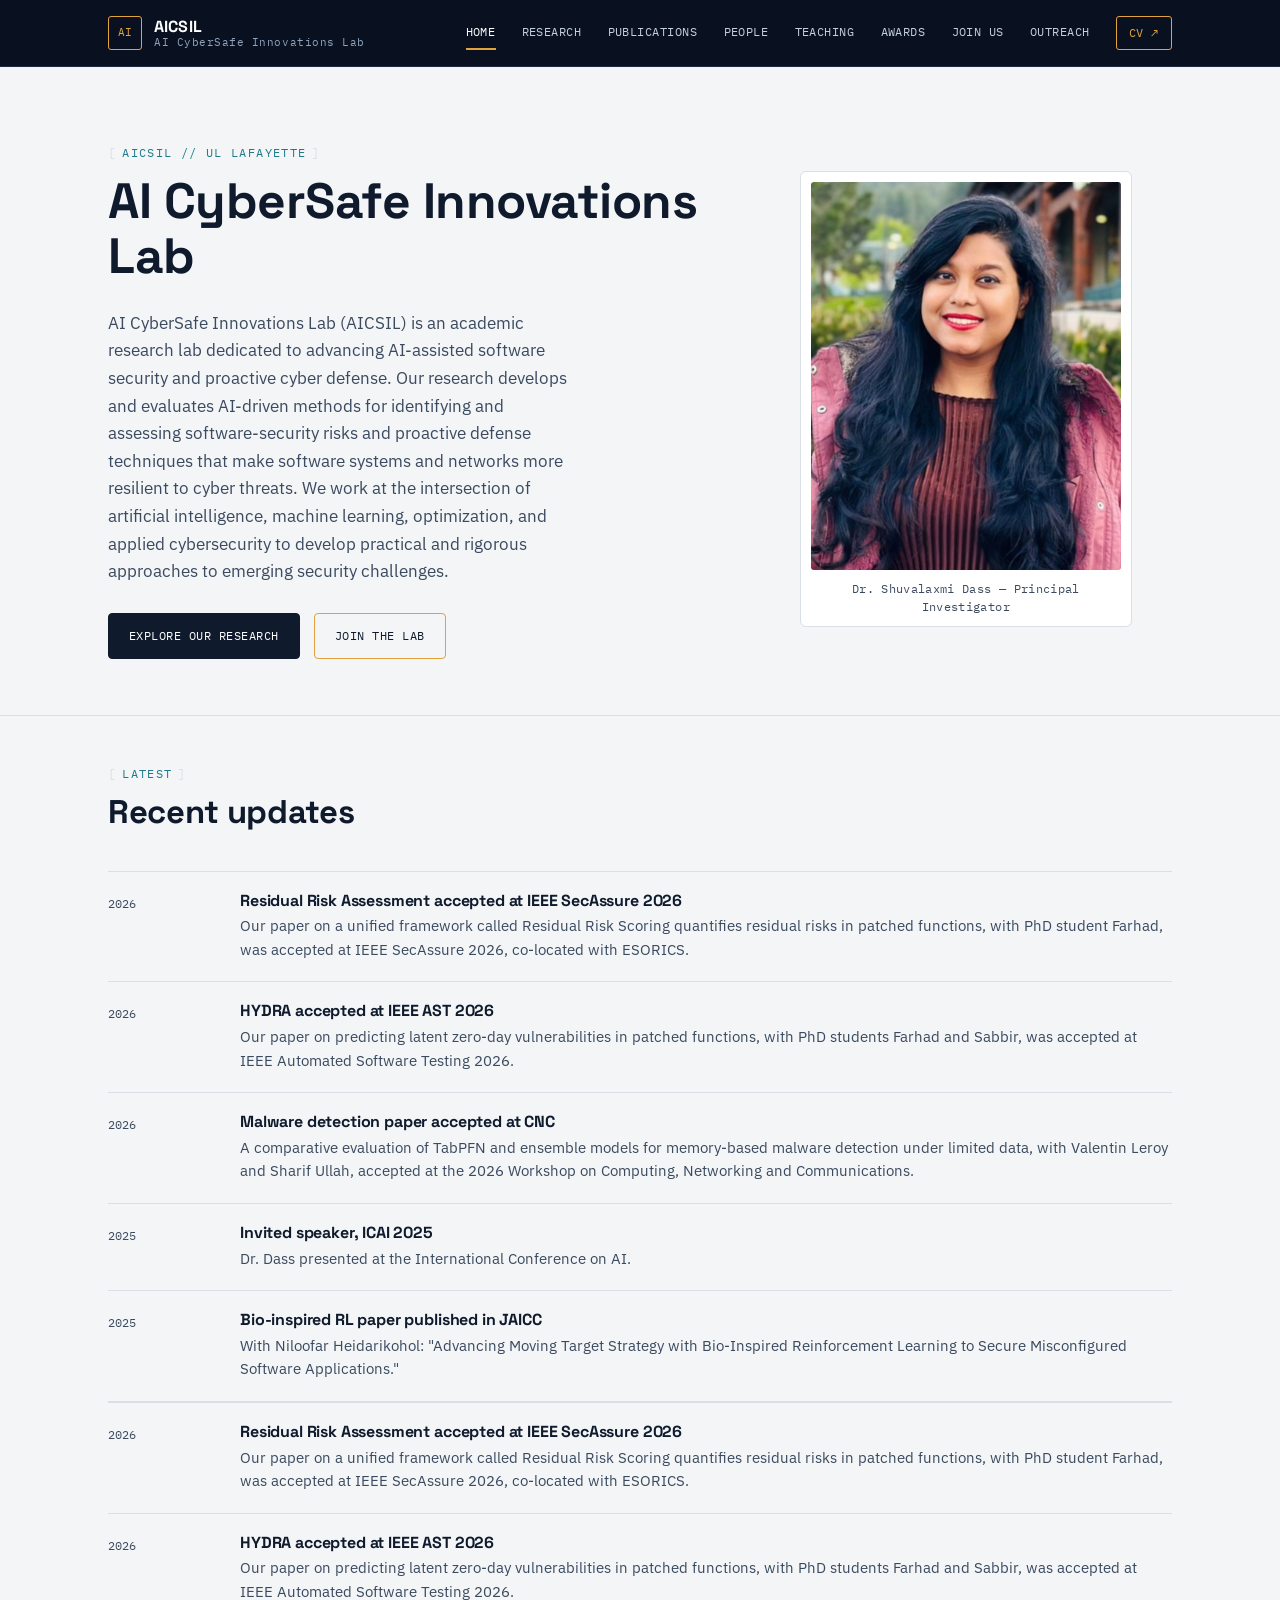
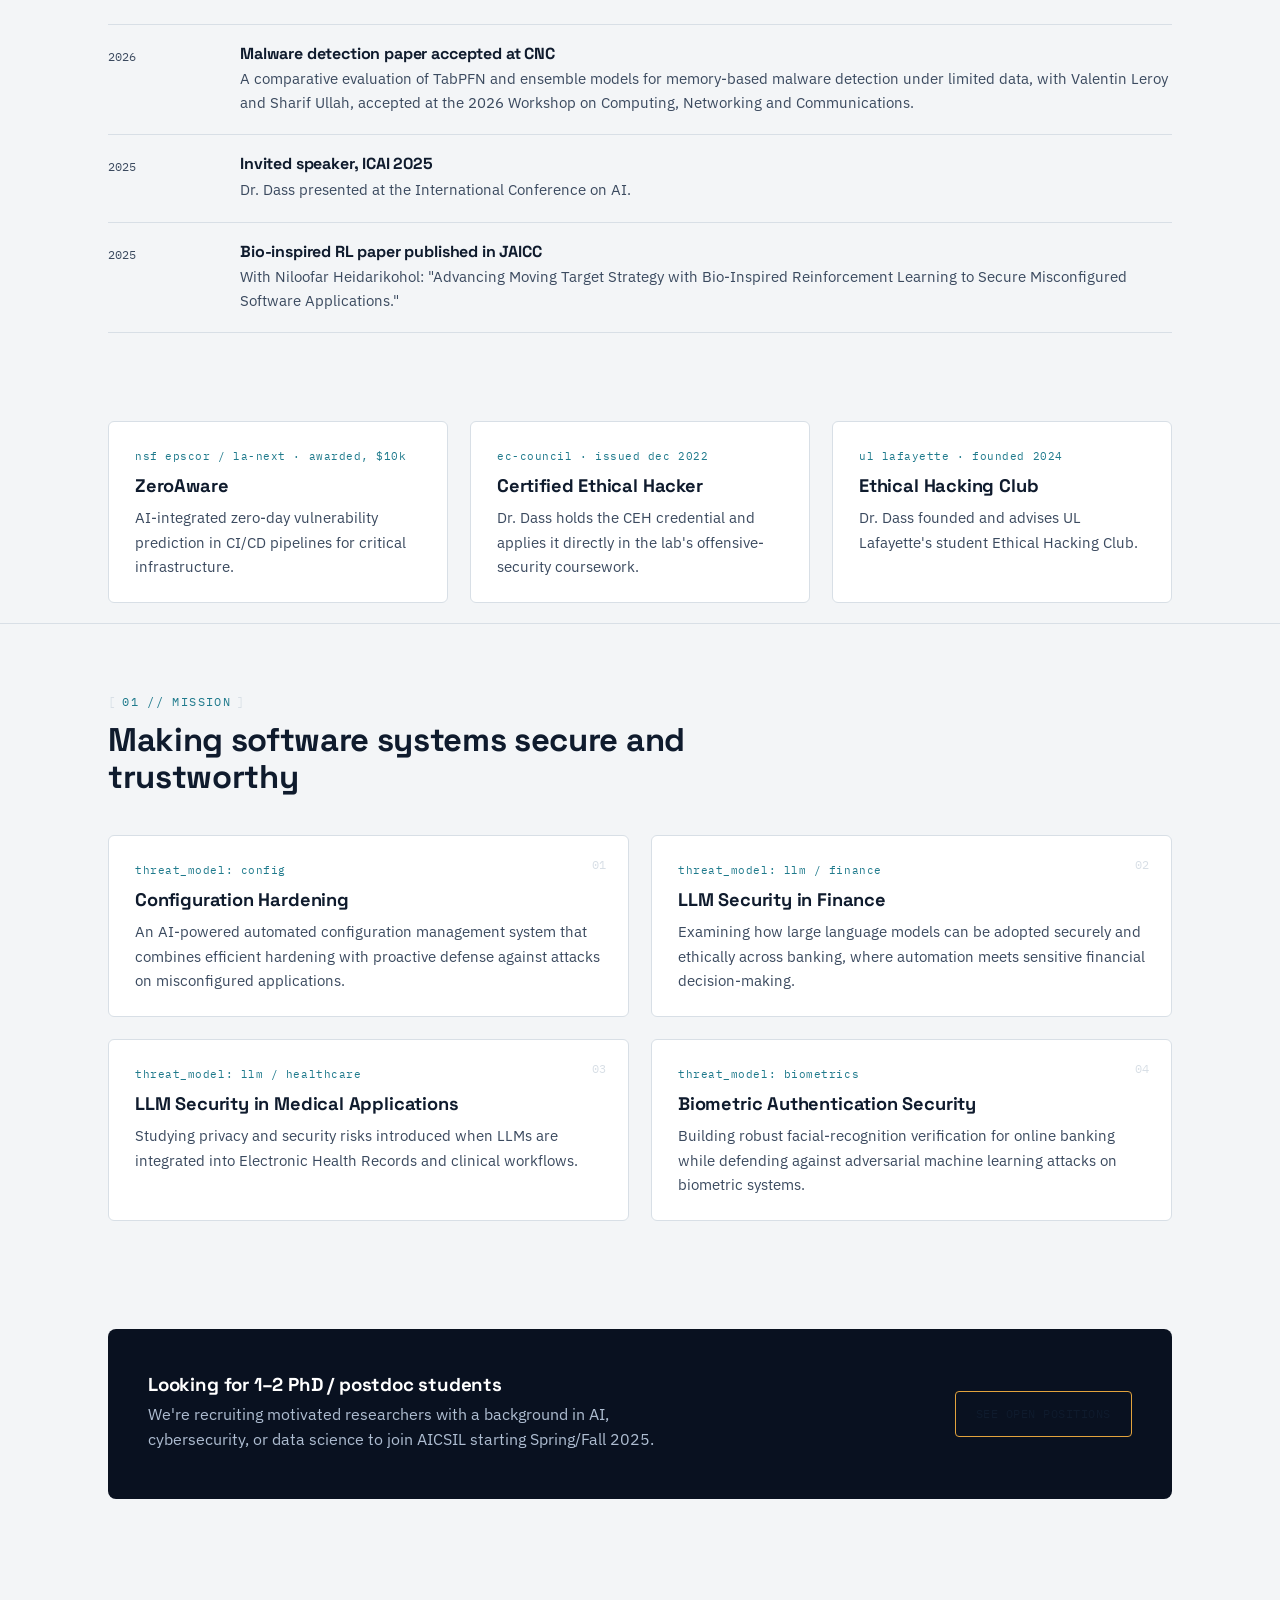
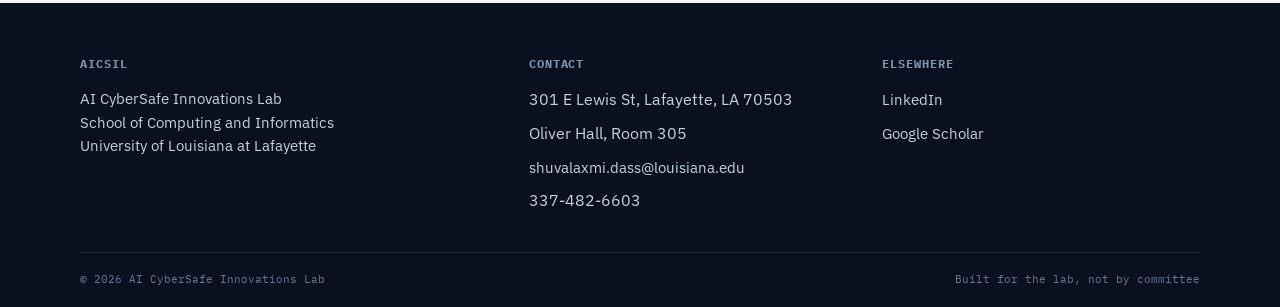
<file: index.html>
<!DOCTYPE html>
<html lang="en">
<head>
<meta charset="UTF-8">
<meta name="viewport" content="width=device-width, initial-scale=1.0">
<title>AICSIL — AI CyberSafe Innovations Lab</title>
<meta name="description" content="AI CyberSafe Innovations Lab (AICSIL) at the University of Louisiana at Lafayette, led by Dr. Shuvalaxmi Dass — AI-driven defenses for cybersecurity.">
<link rel="preconnect" href="https://fonts.googleapis.com">
<link href="https://fonts.googleapis.com/css2?family=Space+Grotesk:wght@500;600;700&family=IBM+Plex+Sans:wght@400;500;600&family=IBM+Plex+Mono:wght@400;500&display=swap" rel="stylesheet">
<link rel="stylesheet" href="assets/style.css">
</head>
<body>

<header class="site-header">
  <nav class="nav">
    <a class="brand" href="index.html">
      <span class="brand-mark">AI</span>
      <span class="brand-text"><strong>AICSIL</strong><span>AI CyberSafe Innovations Lab</span></span>
    </a>
    <button class="nav-toggle" aria-label="Toggle navigation" aria-expanded="false">☰</button>
    <div class="nav-links">
      <a href="index.html" class="active">Home</a>
      <a href="research.html">Research</a>
      <a href="publications.html">Publications</a>
      <a href="people.html">People</a>
      <a href="teaching.html">Teaching</a>
      <a href="awards.html">Awards</a>
      <a href="join.html">Join Us</a>
      <a href="outreach.html">Outreach</a>
      <a href="assets/Shuva_Dass_CV.pdf" class="cv-link" target="_blank" rel="noopener">CV ↗</a>
    </div>
  </nav>
</header>

<main>
  <section class="hero">
    <div class="wrap">
      <div>
        <span class="eyebrow">AICSIL // UL Lafayette</span>
        <h1>AI CyberSafe Innovations Lab</h1>
        <p class="lede">AI CyberSafe Innovations Lab (AICSIL) is an academic research lab dedicated to advancing AI-assisted software security and proactive cyber defense. Our research develops and evaluates AI-driven methods for identifying and assessing software-security risks and proactive defense techniques that make software systems and networks more resilient to cyber threats. We work at the intersection of artificial intelligence, machine learning, optimization, and applied cybersecurity to develop practical and rigorous approaches to emerging security challenges.</p>
        <div class="hero-actions">
          <a class="btn primary" href="research.html">Explore our research</a>
          <a class="btn amber" href="join.html">Join the lab</a>
        </div>
      </div>
      <figure class="hero-photo">
        <div class="frame"><img src="assets/ShuvaPic.jpeg" alt="Dr. Shuvalaxmi Dass" style="width:100%;height:100%;object-fit:cover;"></div>
        <figcaption>Dr. Shuvalaxmi Dass — Principal Investigator</figcaption>
      </figure>
    </div>
  </section>

     <section class="tight">
    <div class="wrap">
      <div class="section-head">
        <span class="eyebrow">Latest</span>
        <h2>Recent updates</h2>
      </div>
      <div class="ticker-frame">
        <div class="ticker-track" id="news-ticker">
          <div class="news-list">
            <div class="news-item">
              <time>2026</time>
              <div>
                <h4>Residual Risk Assessment accepted at IEEE SecAssure 2026</h4>
                <p>Our paper on a unified framework called Residual Risk Scoring quantifies residual risks in patched functions, with PhD student Farhad, was accepted at IEEE SecAssure 2026, co-located with ESORICS.</p>
              </div>
            </div>
            <div class="news-item">
              <time>2026</time>
              <div>
                <h4>HYDRA accepted at IEEE AST 2026</h4>
                <p>Our paper on predicting latent zero-day vulnerabilities in patched functions, with PhD students Farhad and Sabbir, was accepted at IEEE Automated Software Testing 2026.</p>
              </div>
            </div>
            <div class="news-item">
              <time>2026</time>
              <div>
                <h4>Malware detection paper accepted at CNC</h4>
                <p>A comparative evaluation of TabPFN and ensemble models for memory-based malware detection under limited data, with Valentin Leroy and Sharif Ullah, accepted at the 2026 Workshop on Computing, Networking and Communications.</p>
              </div>
            </div>
            <div class="news-item">
              <time>2025</time>
              <div>
                <h4>Invited speaker, ICAI 2025</h4>
                <p>Dr. Dass presented at the International Conference on AI.</p>
              </div>
            </div>
            <div class="news-item">
              <time>2025</time>
              <div>
                <h4>Bio-inspired RL paper published in JAICC</h4>
                <p>With Niloofar Heidarikohol: "Advancing Moving Target Strategy with Bio-Inspired Reinforcement Learning to Secure Misconfigured Software Applications."</p>
              </div>
            </div>
          </div>
        </div>
      </div>
    </div>
  </section>

  <section class="tight" style="padding-bottom:20px;border-bottom:1px solid var(--line);">
    <div class="wrap">
      <div class="grid-3">
        <div class="card">
          <span class="tag">nsf epscor / la-next · awarded, $10k</span>
          <h3>ZeroAware</h3>
          <p>AI-integrated zero-day vulnerability prediction in CI/CD pipelines for critical infrastructure.</p>
        </div>
        <div class="card">
          <span class="tag">ec-council · issued dec 2022</span>
          <h3>Certified Ethical Hacker</h3>
          <p>Dr. Dass holds the CEH credential and applies it directly in the lab's offensive-security coursework.</p>
        </div>
        <div class="card">
          <span class="tag">ul lafayette · founded 2024</span>
          <h3>Ethical Hacking Club</h3>
          <p>Dr. Dass founded and advises UL Lafayette's student Ethical Hacking Club.</p>
        </div>
      </div>
    </div>
  </section>

  <section>
    <div class="wrap">
      <div class="section-head">
        <span class="eyebrow">01 // Mission</span>
        <h2>Making software systems secure and trustworthy</h2>
        </div>

      <div class="grid-2">
        <div class="card">
          <span class="card-num">01</span>
          <span class="tag">threat_model: config</span>
          <h3>Configuration Hardening</h3>
          <p>An AI-powered automated configuration management system that combines efficient hardening with proactive defense against attacks on misconfigured applications.</p>
        </div>
        <div class="card">
          <span class="card-num">02</span>
          <span class="tag">threat_model: llm / finance</span>
          <h3>LLM Security in Finance</h3>
          <p>Examining how large language models can be adopted securely and ethically across banking, where automation meets sensitive financial decision-making.</p>
        </div>
        <div class="card">
          <span class="card-num">03</span>
          <span class="tag">threat_model: llm / healthcare</span>
          <h3>LLM Security in Medical Applications</h3>
          <p>Studying privacy and security risks introduced when LLMs are integrated into Electronic Health Records and clinical workflows.</p>
        </div>
        <div class="card">
          <span class="card-num">04</span>
          <span class="tag">threat_model: biometrics</span>
          <h3>Biometric Authentication Security</h3>
          <p>Building robust facial-recognition verification for online banking while defending against adversarial machine learning attacks on biometric systems.</p>
        </div>
      </div>
    </div>
  </section>

  <section class="tight">
    <div class="wrap">
      <div class="callout">
        <div>
          <h3>Looking for 1–2 PhD / postdoc students</h3>
          <p>We're recruiting motivated researchers with a background in AI, cybersecurity, or data science to join AICSIL starting Spring/Fall 2025.</p>
        </div>
        <a class="btn amber" href="join.html">See open positions</a>
      </div>
    </div>
  </section>
</main>

<footer class="site-footer">
  <div class="wrap footer-grid">
    <div>
      <h5>AICSIL</h5>
      <p>AI CyberSafe Innovations Lab<br>School of Computing and Informatics<br>University of Louisiana at Lafayette</p>
    </div>
    <div>
      <h5>Contact</h5>
      <ul>
        <li>301 E Lewis St, Lafayette, LA 70503</li>
        <li>Oliver Hall, Room 305</li>
        <li><a href="mailto:shuvalaxmi.dass@louisiana.edu">shuvalaxmi.dass@louisiana.edu</a></li>
        <li>337-482-6603</li>
      </ul>
    </div>
    <div>
      <h5>Elsewhere</h5>
      <ul>
        <li><a href="http://www.linkedin.com/in/shuva-dass" target="_blank" rel="noopener">LinkedIn</a></li>
        <li><a href="https://scholar.google.com/citations?user=WnrcFXEAAAAJ&hl=en" target="_blank" rel="noopener">Google Scholar</a></li>
      </ul>
    </div>
  </div>
  <div class="wrap footer-bottom">
    <span>© 2026 AI CyberSafe Innovations Lab</span>
    <span>Built for the lab, not by committee</span>
  </div>
</footer>

<script src="assets/script.js"></script>
</body>
</html>
</file>
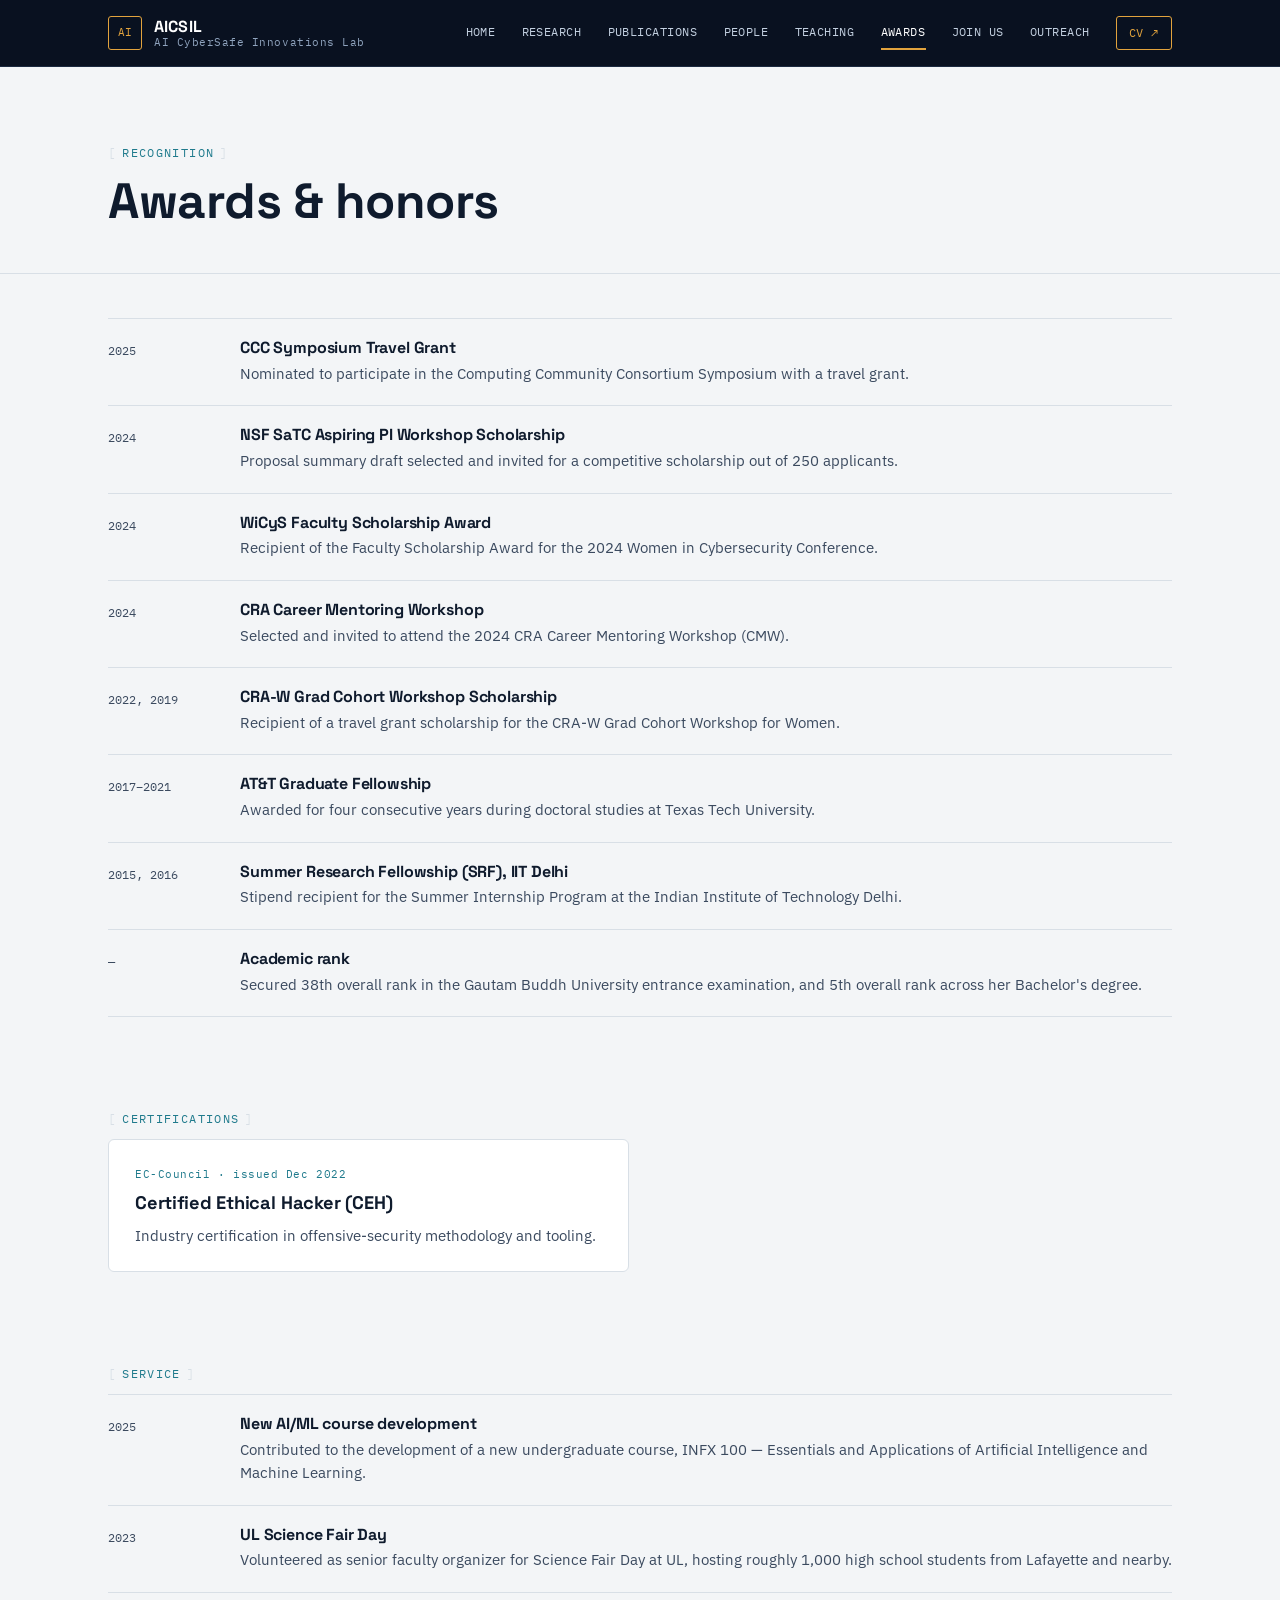
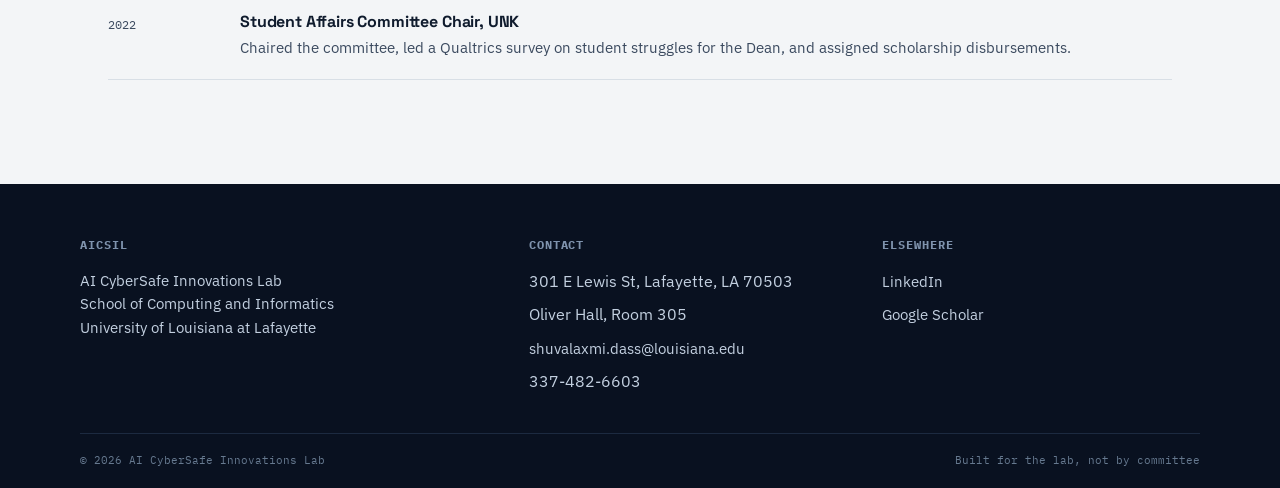
<file: awards.html>
<!DOCTYPE html>
<html lang="en">
<head>
<meta charset="UTF-8">
<meta name="viewport" content="width=device-width, initial-scale=1.0">
<title>Awards — AICSIL</title>
<link href="https://fonts.googleapis.com/css2?family=Space+Grotesk:wght@500;600;700&family=IBM+Plex+Sans:wght@400;500;600&family=IBM+Plex+Mono:wght@400;500&display=swap" rel="stylesheet">
<link rel="stylesheet" href="assets/style.css">
</head>
<body>

<header class="site-header">
  <nav class="nav">
    <a class="brand" href="index.html">
      <span class="brand-mark">AI</span>
      <span class="brand-text"><strong>AICSIL</strong><span>AI CyberSafe Innovations Lab</span></span>
    </a>
    <button class="nav-toggle" aria-label="Toggle navigation" aria-expanded="false">☰</button>
    <div class="nav-links">
      <a href="index.html">Home</a>
      <a href="research.html">Research</a>
      <a href="publications.html">Publications</a>
      <a href="people.html">People</a>
      <a href="teaching.html">Teaching</a>
      <a href="awards.html" class="active">Awards</a>
      <a href="join.html">Join Us</a>
      <a href="outreach.html">Outreach</a>
      <a href="assets/Shuva_Dass_CV.pdf" class="cv-link" target="_blank" rel="noopener">CV ↗</a>
    </div>
  </nav>
</header>

<main>
  <section class="hero" style="padding-bottom:20px;">
    <div class="wrap" style="grid-template-columns:1fr;">
      <div>
        <span class="eyebrow">Recognition</span>
        <h1>Awards &amp; honors</h1>
      </div>
    </div>
  </section>

  <section class="tight">
    <div class="wrap">
      <div class="news-list">
        <div class="news-item">
          <time>2025</time>
          <div>
            <h4>CCC Symposium Travel Grant</h4>
            <p>Nominated to participate in the Computing Community Consortium Symposium with a travel grant.</p>
          </div>
        </div>
        <div class="news-item">
          <time>2024</time>
          <div>
            <h4>NSF SaTC Aspiring PI Workshop Scholarship</h4>
            <p>Proposal summary draft selected and invited for a competitive scholarship out of 250 applicants.</p>
          </div>
        </div>
        <div class="news-item">
          <time>2024</time>
          <div>
            <h4>WiCyS Faculty Scholarship Award</h4>
            <p>Recipient of the Faculty Scholarship Award for the 2024 Women in Cybersecurity Conference.</p>
          </div>
        </div>
        <div class="news-item">
          <time>2024</time>
          <div>
            <h4>CRA Career Mentoring Workshop</h4>
            <p>Selected and invited to attend the 2024 CRA Career Mentoring Workshop (CMW).</p>
          </div>
        </div>
        <div class="news-item">
          <time>2022, 2019</time>
          <div>
            <h4>CRA-W Grad Cohort Workshop Scholarship</h4>
            <p>Recipient of a travel grant scholarship for the CRA-W Grad Cohort Workshop for Women.</p>
          </div>
        </div>
        <div class="news-item">
          <time>2017–2021</time>
          <div>
            <h4>AT&amp;T Graduate Fellowship</h4>
            <p>Awarded for four consecutive years during doctoral studies at Texas Tech University.</p>
          </div>
        </div>
        <div class="news-item">
          <time>2015, 2016</time>
          <div>
            <h4>Summer Research Fellowship (SRF), IIT Delhi</h4>
            <p>Stipend recipient for the Summer Internship Program at the Indian Institute of Technology Delhi.</p>
          </div>
        </div>
        <div class="news-item">
          <time>—</time>
          <div>
            <h4>Academic rank</h4>
            <p>Secured 38th overall rank in the Gautam Buddh University entrance examination, and 5th overall rank across her Bachelor's degree.</p>
          </div>
        </div>
      </div>
    </div>
  </section>

  <section class="tight">
    <div class="wrap">
      <span class="eyebrow">Certifications</span>
      <div class="grid-2">
        <div class="card">
          <span class="tag">EC-Council · issued Dec 2022</span>
          <h3>Certified Ethical Hacker (CEH)</h3>
          <p>Industry certification in offensive-security methodology and tooling.</p>
        </div>
      </div>
    </div>
  </section>

  <section class="tight">
    <div class="wrap">
      <span class="eyebrow">Service</span>
      <div class="news-list">
        <div class="news-item">
          <time>2025</time>
          <div>
            <h4>New AI/ML course development</h4>
            <p>Contributed to the development of a new undergraduate course, INFX 100 — Essentials and Applications of Artificial Intelligence and Machine Learning.</p>
          </div>
        </div>
        <div class="news-item">
          <time>2023</time>
          <div>
            <h4>UL Science Fair Day</h4>
            <p>Volunteered as senior faculty organizer for Science Fair Day at UL, hosting roughly 1,000 high school students from Lafayette and nearby.</p>
          </div>
        </div>
        <div class="news-item">
          <time>2022</time>
          <div>
            <h4>Student Affairs Committee Chair, UNK</h4>
            <p>Chaired the committee, led a Qualtrics survey on student struggles for the Dean, and assigned scholarship disbursements.</p>
          </div>
        </div>
      </div>
    </div>
  </section>
</main>

<footer class="site-footer">
  <div class="wrap footer-grid">
    <div>
      <h5>AICSIL</h5>
      <p>AI CyberSafe Innovations Lab<br>School of Computing and Informatics<br>University of Louisiana at Lafayette</p>
    </div>
    <div>
      <h5>Contact</h5>
      <ul>
        <li>301 E Lewis St, Lafayette, LA 70503</li>
        <li>Oliver Hall, Room 305</li>
        <li><a href="mailto:shuvalaxmi.dass@louisiana.edu">shuvalaxmi.dass@louisiana.edu</a></li>
        <li>337-482-6603</li>
      </ul>
    </div>
    <div>
      <h5>Elsewhere</h5>
      <ul>
        <li><a href="http://www.linkedin.com/in/shuva-dass" target="_blank" rel="noopener">LinkedIn</a></li>
        <li><a href="https://scholar.google.com/citations?user=WnrcFXEAAAAJ&hl=en" target="_blank" rel="noopener">Google Scholar</a></li>
      </ul>
    </div>
  </div>
  <div class="wrap footer-bottom">
    <span>© 2026 AI CyberSafe Innovations Lab</span>
    <span>Built for the lab, not by committee</span>
  </div>
</footer>

<script src="assets/script.js"></script>
</body>
</html>
</file>
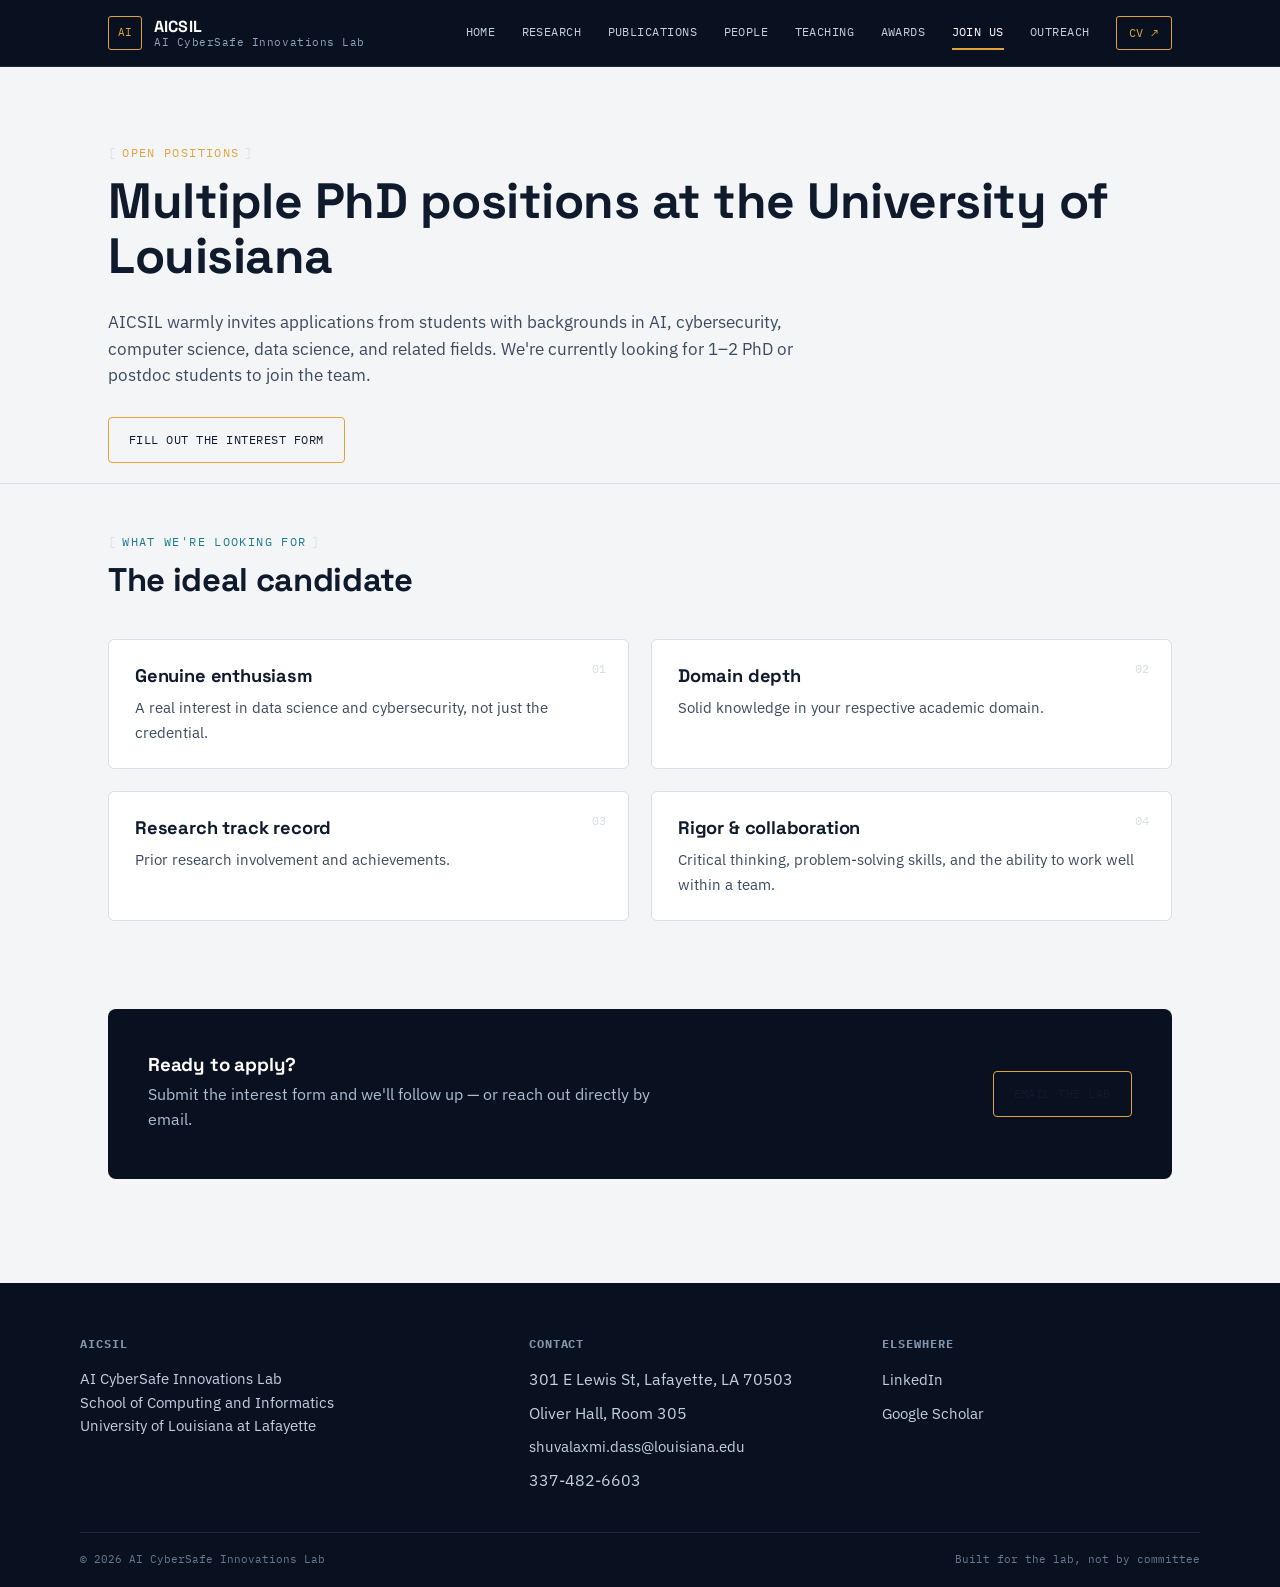
<file: join.html>
<!DOCTYPE html>
<html lang="en">
<head>
<meta charset="UTF-8">
<meta name="viewport" content="width=device-width, initial-scale=1.0">
<title>Join Us — AICSIL</title>
<link href="https://fonts.googleapis.com/css2?family=Space+Grotesk:wght@500;600;700&family=IBM+Plex+Sans:wght@400;500;600&family=IBM+Plex+Mono:wght@400;500&display=swap" rel="stylesheet">
<link rel="stylesheet" href="assets/style.css">
</head>
<body>

<header class="site-header">
  <nav class="nav">
    <a class="brand" href="index.html">
      <span class="brand-mark">AI</span>
      <span class="brand-text"><strong>AICSIL</strong><span>AI CyberSafe Innovations Lab</span></span>
    </a>
    <button class="nav-toggle" aria-label="Toggle navigation" aria-expanded="false">☰</button>
    <div class="nav-links">
      <a href="index.html">Home</a>
      <a href="research.html">Research</a>
      <a href="publications.html">Publications</a>
      <a href="people.html">People</a>
      <a href="teaching.html">Teaching</a>
      <a href="awards.html">Awards</a>
      <a href="join.html" class="active">Join Us</a>
      <a href="outreach.html">Outreach</a>
      <a href="assets/Shuva_Dass_CV.pdf" class="cv-link" target="_blank" rel="noopener">CV ↗</a>
    </div>
  </nav>
</header>

<main>
  <section class="hero" style="padding-bottom:20px;">
    <div class="wrap" style="grid-template-columns:1fr;">
      <div>
        <span class="eyebrow amber">Open Positions</span>
        <h1>Multiple PhD positions at the University of Louisiana</h1>
        <p class="lede-page">AICSIL warmly invites applications from students with backgrounds in AI, cybersecurity, computer science, data science, and related fields. We're currently looking for 1–2 PhD or postdoc students to join the team.</p>
        <div class="hero-actions">
          <a class="btn amber" href="https://forms.gle/ZdUW7pJhJyb6TN198" target="_blank" rel="noopener">Fill out the interest form</a>
        </div>
      </div>
    </div>
  </section>

  <section class="tight">
    <div class="wrap">
      <div class="section-head">
        <span class="eyebrow">What we're looking for</span>
        <h2>The ideal candidate</h2>
      </div>
      <div class="grid-2">
        <div class="card"><span class="card-num">01</span><h3>Genuine enthusiasm</h3><p>A real interest in data science and cybersecurity, not just the credential.</p></div>
        <div class="card"><span class="card-num">02</span><h3>Domain depth</h3><p>Solid knowledge in your respective academic domain.</p></div>
        <div class="card"><span class="card-num">03</span><h3>Research track record</h3><p>Prior research involvement and achievements.</p></div>
        <div class="card"><span class="card-num">04</span><h3>Rigor &amp; collaboration</h3><p>Critical thinking, problem-solving skills, and the ability to work well within a team.</p></div>
      </div>
    </div>
  </section>

  <section class="tight">
    <div class="wrap">
      <div class="callout">
        <div>
          <h3>Ready to apply?</h3>
          <p>Submit the interest form and we'll follow up — or reach out directly by email.</p>
        </div>
        <a class="btn amber" href="mailto:shuvalaxmi.dass@louisiana.edu">Email the lab</a>
      </div>
    </div>
  </section>
</main>

<footer class="site-footer">
  <div class="wrap footer-grid">
    <div>
      <h5>AICSIL</h5>
      <p>AI CyberSafe Innovations Lab<br>School of Computing and Informatics<br>University of Louisiana at Lafayette</p>
    </div>
    <div>
      <h5>Contact</h5>
      <ul>
        <li>301 E Lewis St, Lafayette, LA 70503</li>
        <li>Oliver Hall, Room 305</li>
        <li><a href="mailto:shuvalaxmi.dass@louisiana.edu">shuvalaxmi.dass@louisiana.edu</a></li>
        <li>337-482-6603</li>
      </ul>
    </div>
    <div>
      <h5>Elsewhere</h5>
      <ul>
        <li><a href="http://www.linkedin.com/in/shuva-dass" target="_blank" rel="noopener">LinkedIn</a></li>
        <li><a href="https://scholar.google.com/citations?user=WnrcFXEAAAAJ&hl=en" target="_blank" rel="noopener">Google Scholar</a></li>
      </ul>
    </div>
  </div>
  <div class="wrap footer-bottom">
    <span>© 2026 AI CyberSafe Innovations Lab</span>
    <span>Built for the lab, not by committee</span>
  </div>
</footer>

<script src="assets/script.js"></script>
</body>
</html>
</file>
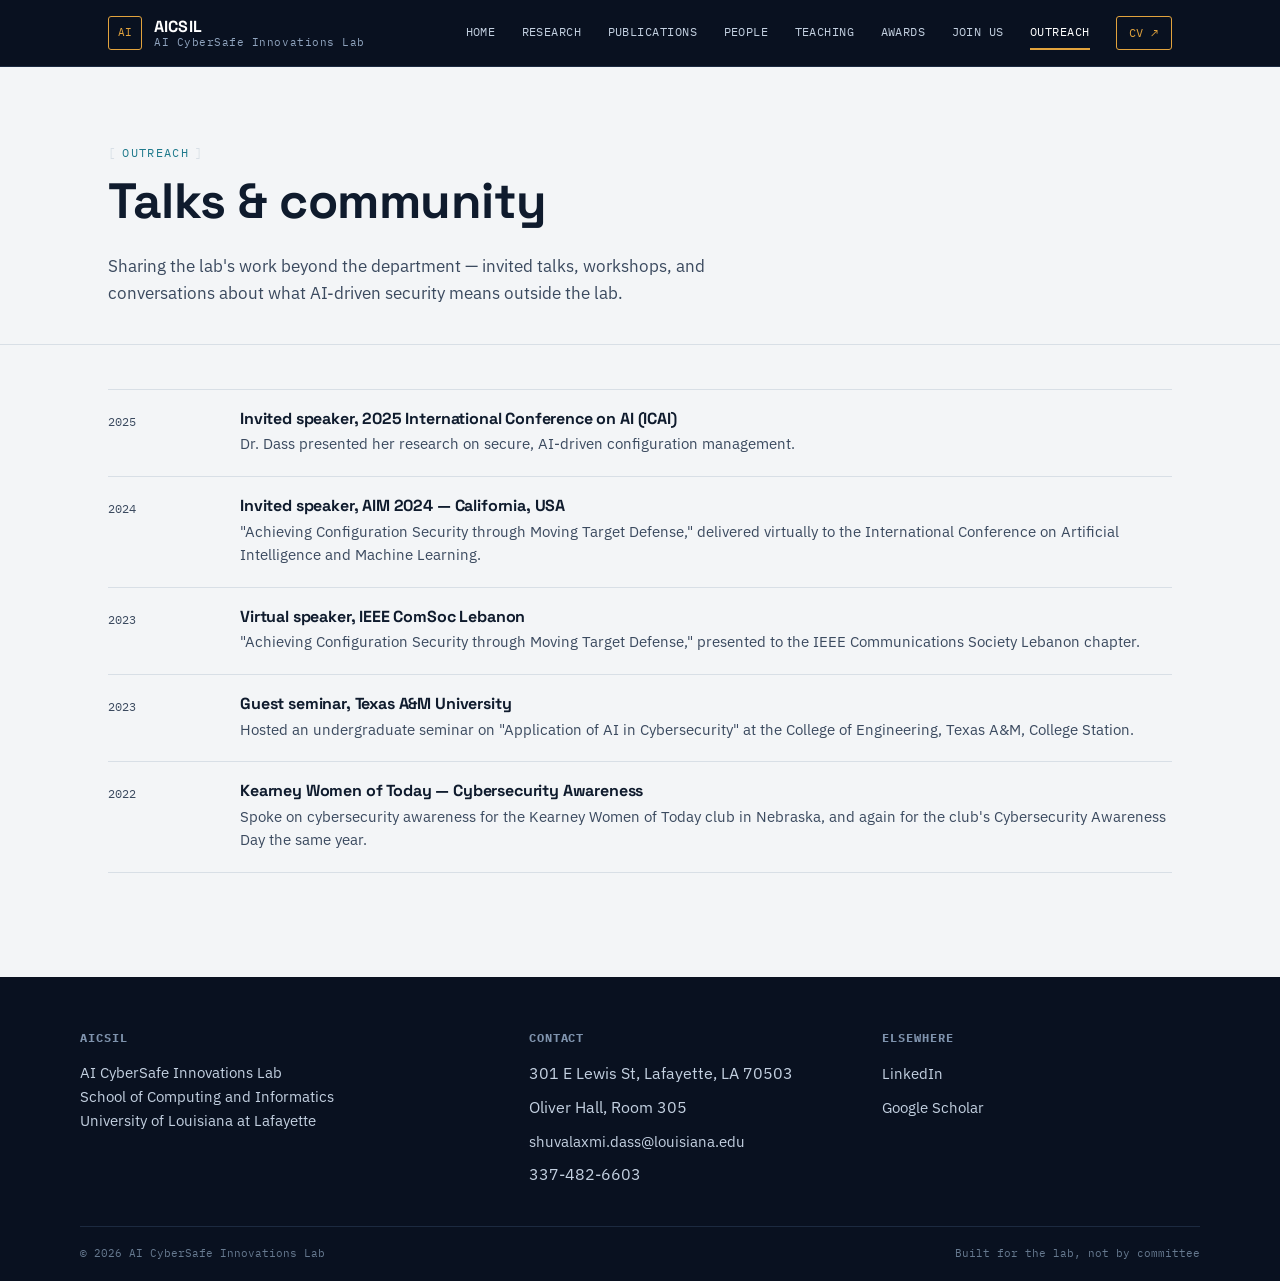
<file: outreach.html>
<!DOCTYPE html>
<html lang="en">
<head>
<meta charset="UTF-8">
<meta name="viewport" content="width=device-width, initial-scale=1.0">
<title>Outreach — AICSIL</title>
<link href="https://fonts.googleapis.com/css2?family=Space+Grotesk:wght@500;600;700&family=IBM+Plex+Sans:wght@400;500;600&family=IBM+Plex+Mono:wght@400;500&display=swap" rel="stylesheet">
<link rel="stylesheet" href="assets/style.css">
</head>
<body>

<header class="site-header">
  <nav class="nav">
    <a class="brand" href="index.html">
      <span class="brand-mark">AI</span>
      <span class="brand-text"><strong>AICSIL</strong><span>AI CyberSafe Innovations Lab</span></span>
    </a>
    <button class="nav-toggle" aria-label="Toggle navigation" aria-expanded="false">☰</button>
    <div class="nav-links">
      <a href="index.html">Home</a>
      <a href="research.html">Research</a>
      <a href="publications.html">Publications</a>
      <a href="people.html">People</a>
      <a href="teaching.html">Teaching</a>
      <a href="awards.html">Awards</a>
      <a href="join.html">Join Us</a>
      <a href="outreach.html" class="active">Outreach</a>
      <a href="assets/Shuva_Dass_CV.pdf" class="cv-link" target="_blank" rel="noopener">CV ↗</a>
    </div>
  </nav>
</header>

<main>
  <section class="hero" style="padding-bottom:20px;">
    <div class="wrap" style="grid-template-columns:1fr;">
      <div>
        <span class="eyebrow">Outreach</span>
        <h1>Talks &amp; community</h1>
        <p class="lede-page">Sharing the lab's work beyond the department — invited talks, workshops, and conversations about what AI-driven security means outside the lab.</p>
      </div>
    </div>
  </section>

  <section class="tight">
    <div class="wrap">
      <div class="news-list">
        <div class="news-item">
          <time>2025</time>
          <div>
            <h4>Invited speaker, 2025 International Conference on AI (ICAI)</h4>
            <p>Dr. Dass presented her research on secure, AI-driven configuration management.</p>
          </div>
        </div>
        <div class="news-item">
          <time>2024</time>
          <div>
            <h4>Invited speaker, AIM 2024 — California, USA</h4>
            <p>"Achieving Configuration Security through Moving Target Defense," delivered virtually to the International Conference on Artificial Intelligence and Machine Learning.</p>
          </div>
        </div>
        <div class="news-item">
          <time>2023</time>
          <div>
            <h4>Virtual speaker, IEEE ComSoc Lebanon</h4>
            <p>"Achieving Configuration Security through Moving Target Defense," presented to the IEEE Communications Society Lebanon chapter.</p>
          </div>
        </div>
        <div class="news-item">
          <time>2023</time>
          <div>
            <h4>Guest seminar, Texas A&amp;M University</h4>
            <p>Hosted an undergraduate seminar on "Application of AI in Cybersecurity" at the College of Engineering, Texas A&amp;M, College Station.</p>
          </div>
        </div>
        <div class="news-item">
          <time>2022</time>
          <div>
            <h4>Kearney Women of Today — Cybersecurity Awareness</h4>
            <p>Spoke on cybersecurity awareness for the Kearney Women of Today club in Nebraska, and again for the club's Cybersecurity Awareness Day the same year.</p>
          </div>
        </div>
      </div>
    </div>
  </section>
</main>

<footer class="site-footer">
  <div class="wrap footer-grid">
    <div>
      <h5>AICSIL</h5>
      <p>AI CyberSafe Innovations Lab<br>School of Computing and Informatics<br>University of Louisiana at Lafayette</p>
    </div>
    <div>
      <h5>Contact</h5>
      <ul>
        <li>301 E Lewis St, Lafayette, LA 70503</li>
        <li>Oliver Hall, Room 305</li>
        <li><a href="mailto:shuvalaxmi.dass@louisiana.edu">shuvalaxmi.dass@louisiana.edu</a></li>
        <li>337-482-6603</li>
      </ul>
    </div>
    <div>
      <h5>Elsewhere</h5>
      <ul>
        <li><a href="http://www.linkedin.com/in/shuva-dass" target="_blank" rel="noopener">LinkedIn</a></li>
        <li><a href="https://scholar.google.com/citations?user=WnrcFXEAAAAJ&hl=en" target="_blank" rel="noopener">Google Scholar</a></li>
      </ul>
    </div>
  </div>
  <div class="wrap footer-bottom">
    <span>© 2026 AI CyberSafe Innovations Lab</span>
    <span>Built for the lab, not by committee</span>
  </div>
</footer>

<script src="assets/script.js"></script>
</body>
</html>
</file>
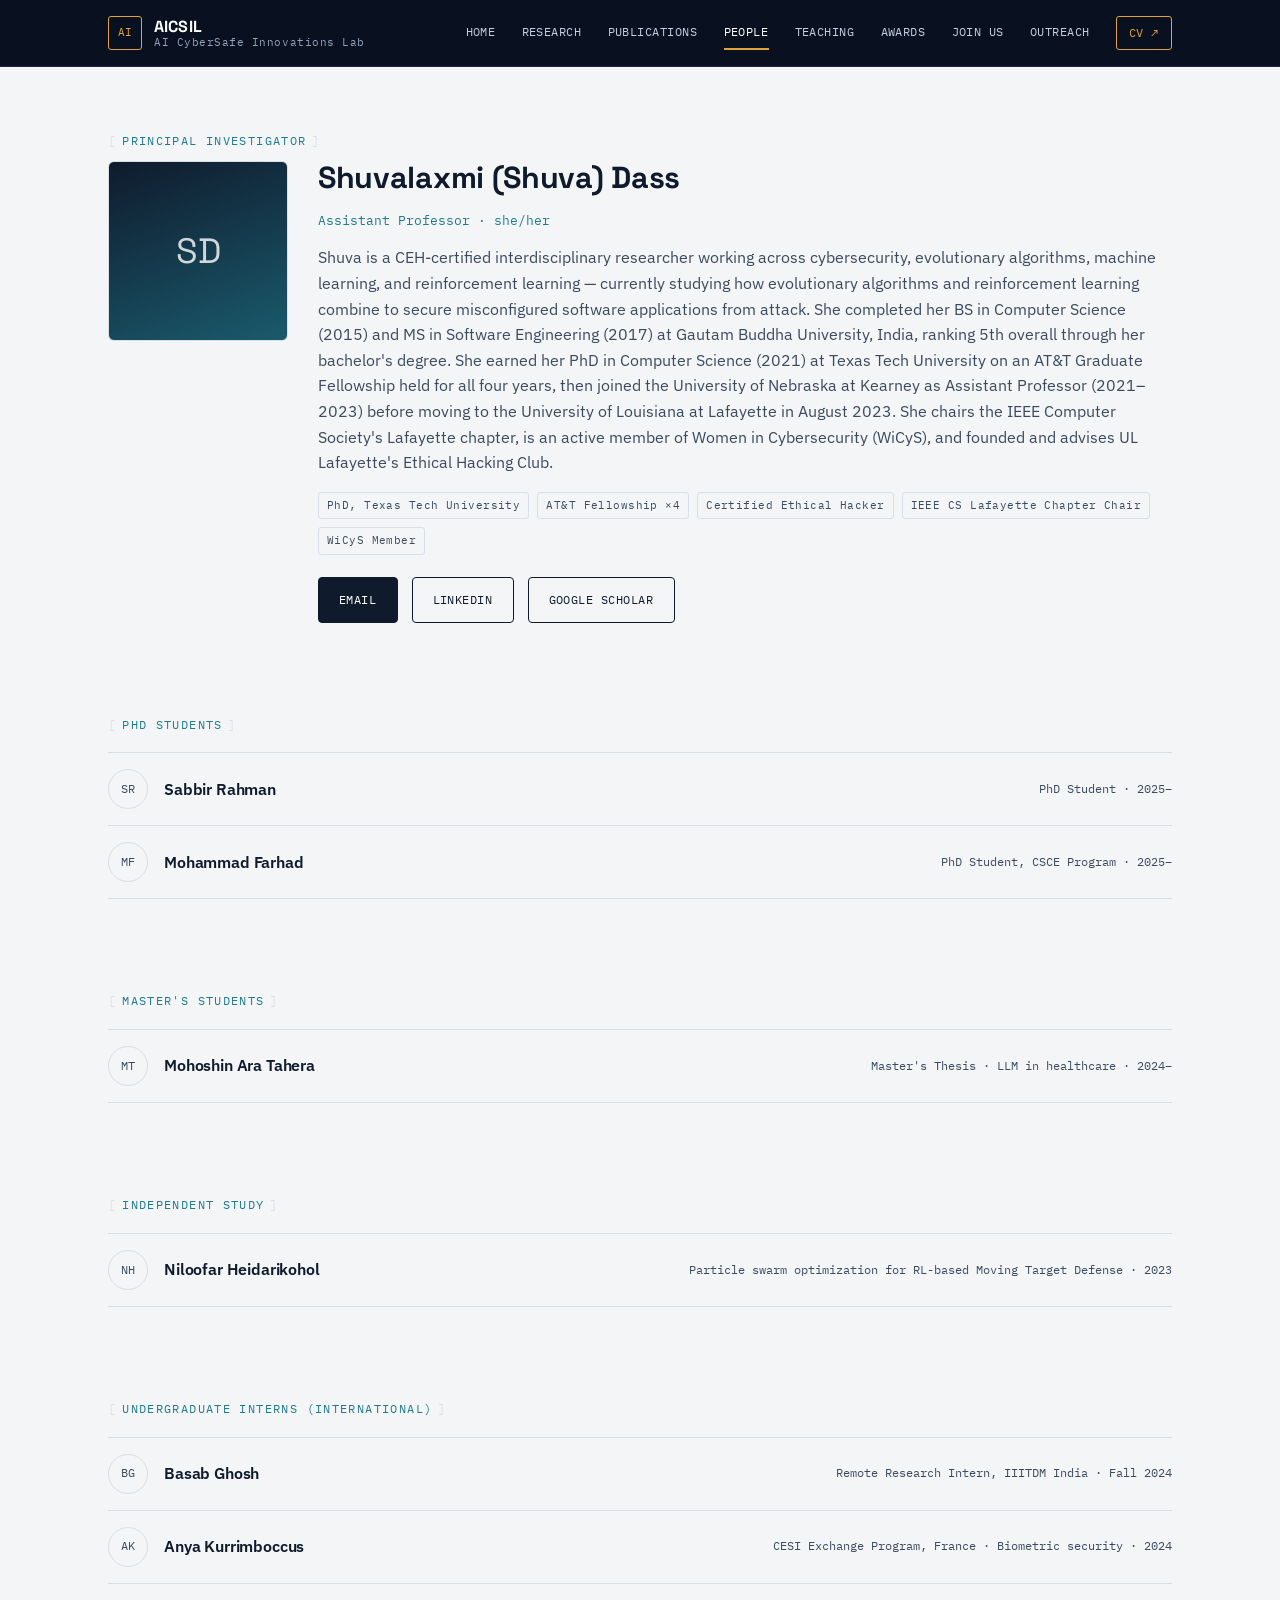
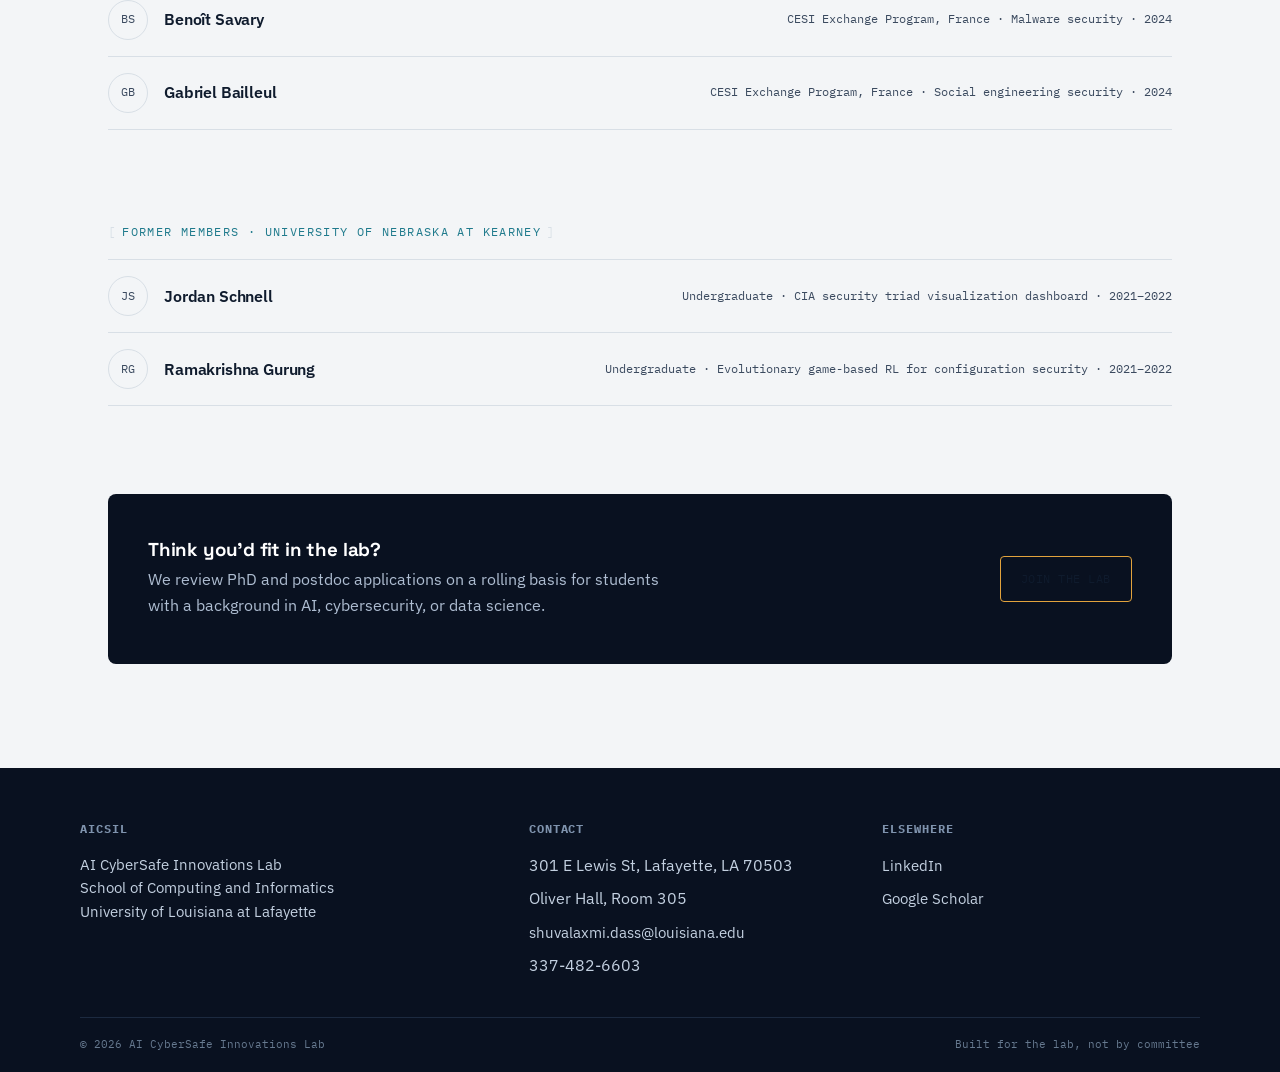
<file: people.html>
<!DOCTYPE html>
<html lang="en">
<head>
<meta charset="UTF-8">
<meta name="viewport" content="width=device-width, initial-scale=1.0">
<title>People — AICSIL</title>
<link href="https://fonts.googleapis.com/css2?family=Space+Grotesk:wght@500;600;700&family=IBM+Plex+Sans:wght@400;500;600&family=IBM+Plex+Mono:wght@400;500&display=swap" rel="stylesheet">
<link rel="stylesheet" href="assets/style.css">
</head>
<body>

<header class="site-header">
  <nav class="nav">
    <a class="brand" href="index.html">
      <span class="brand-mark">AI</span>
      <span class="brand-text"><strong>AICSIL</strong><span>AI CyberSafe Innovations Lab</span></span>
    </a>
    <button class="nav-toggle" aria-label="Toggle navigation" aria-expanded="false">☰</button>
    <div class="nav-links">
      <a href="index.html">Home</a>
      <a href="research.html">Research</a>
      <a href="publications.html">Publications</a>
      <a href="people.html" class="active">People</a>
      <a href="teaching.html">Teaching</a>
      <a href="awards.html">Awards</a>
      <a href="join.html">Join Us</a>
      <a href="outreach.html">Outreach</a>
      <a href="assets/Shuva_Dass_CV.pdf" class="cv-link" target="_blank" rel="noopener">CV ↗</a>
    </div>
  </nav>
</header>

<main>
  <section class="tight" style="padding-top:60px;">
    <div class="wrap">
      <span class="eyebrow">Principal Investigator</span>
      <div class="person">
        <div class="portrait">SD</div>
        <div>
          <h1 style="font-size:1.9rem;">Shuvalaxmi (Shuva) Dass</h1>
          <p style="font-family:var(--font-mono);font-size:.82rem;color:var(--signal);margin-bottom:1.1em;">Assistant Professor · she/her</p>
          <p>Shuva is a CEH-certified interdisciplinary researcher working across cybersecurity, evolutionary algorithms, machine learning, and reinforcement learning — currently studying how evolutionary algorithms and reinforcement learning combine to secure misconfigured software applications from attack. She completed her BS in Computer Science (2015) and MS in Software Engineering (2017) at Gautam Buddha University, India, ranking 5th overall through her bachelor's degree. She earned her PhD in Computer Science (2021) at Texas Tech University on an AT&amp;T Graduate Fellowship held for all four years, then joined the University of Nebraska at Kearney as Assistant Professor (2021–2023) before moving to the University of Louisiana at Lafayette in August 2023. She chairs the IEEE Computer Society's Lafayette chapter, is an active member of Women in Cybersecurity (WiCyS), and founded and advises UL Lafayette's Ethical Hacking Club.</p>
          <div class="badge-row">
            <span class="badge">PhD, Texas Tech University</span>
            <span class="badge">AT&amp;T Fellowship ×4</span>
            <span class="badge">Certified Ethical Hacker</span>
            <span class="badge">IEEE CS Lafayette Chapter Chair</span>
            <span class="badge">WiCyS Member</span>
          </div>
          <div class="hero-actions" style="margin-top:22px;">
            <a class="btn primary" href="mailto:shuvalaxmi.dass@louisiana.edu">Email</a>
            <a class="btn" href="http://www.linkedin.com/in/shuva-dass" target="_blank" rel="noopener">LinkedIn</a>
            <a class="btn" href="https://scholar.google.com/citations?user=WnrcFXEAAAAJ&hl=en" target="_blank" rel="noopener">Google Scholar</a>
          </div>
        </div>
      </div>
    </div>
  </section>

  <section class="tight">
    <div class="wrap">
      <span class="eyebrow">PhD Students</span>
      <div class="roster">
        <div class="roster-item">
          <div class="avatar">SR</div>
          <h4>Sabbir Rahman</h4>
          <span class="meta">PhD Student · 2025–</span>
        </div>
        <div class="roster-item">
          <div class="avatar">MF</div>
          <h4>Mohammad Farhad</h4>
          <span class="meta">PhD Student, CSCE Program · 2025–</span>
        </div>
      </div>
    </div>
  </section>

  <section class="tight">
    <div class="wrap">
      <span class="eyebrow">Master's Students</span>
      <div class="roster">
        <div class="roster-item">
          <div class="avatar">MT</div>
          <h4>Mohoshin Ara Tahera</h4>
          <span class="meta">Master's Thesis · LLM in healthcare · 2024–</span>
        </div>
      </div>
    </div>
  </section>

  <section class="tight">
    <div class="wrap">
      <span class="eyebrow">Independent Study</span>
      <div class="roster">
        <div class="roster-item">
          <div class="avatar">NH</div>
          <h4>Niloofar Heidarikohol</h4>
          <span class="meta">Particle swarm optimization for RL-based Moving Target Defense · 2023</span>
        </div>
      </div>
    </div>
  </section>

  <section class="tight">
    <div class="wrap">
      <span class="eyebrow">Undergraduate Interns (International)</span>
      <div class="roster">
        <div class="roster-item">
          <div class="avatar">BG</div>
          <h4>Basab Ghosh</h4>
          <span class="meta">Remote Research Intern, IIITDM India · Fall 2024</span>
        </div>
        <div class="roster-item">
          <div class="avatar">AK</div>
          <h4>Anya Kurrimboccus</h4>
          <span class="meta">CESI Exchange Program, France · Biometric security · 2024</span>
        </div>
        <div class="roster-item">
          <div class="avatar">BS</div>
          <h4>Benoît Savary</h4>
          <span class="meta">CESI Exchange Program, France · Malware security · 2024</span>
        </div>
        <div class="roster-item">
          <div class="avatar">GB</div>
          <h4>Gabriel Bailleul</h4>
          <span class="meta">CESI Exchange Program, France · Social engineering security · 2024</span>
        </div>
      </div>
    </div>
  </section>

  <section class="tight">
    <div class="wrap">
      <span class="eyebrow">Former Members · University of Nebraska at Kearney</span>
      <div class="roster">
        <div class="roster-item">
          <div class="avatar">JS</div>
          <h4>Jordan Schnell</h4>
          <span class="meta">Undergraduate · CIA security triad visualization dashboard · 2021–2022</span>
        </div>
        <div class="roster-item">
          <div class="avatar">RG</div>
          <h4>Ramakrishna Gurung</h4>
          <span class="meta">Undergraduate · Evolutionary game-based RL for configuration security · 2021–2022</span>
        </div>
      </div>
    </div>
  </section>

  <section class="tight">
    <div class="wrap">
      <div class="callout">
        <div>
          <h3>Think you'd fit in the lab?</h3>
          <p>We review PhD and postdoc applications on a rolling basis for students with a background in AI, cybersecurity, or data science.</p>
        </div>
        <a class="btn amber" href="join.html">Join the lab</a>
      </div>
    </div>
  </section>
</main>

<footer class="site-footer">
  <div class="wrap footer-grid">
    <div>
      <h5>AICSIL</h5>
      <p>AI CyberSafe Innovations Lab<br>School of Computing and Informatics<br>University of Louisiana at Lafayette</p>
    </div>
    <div>
      <h5>Contact</h5>
      <ul>
        <li>301 E Lewis St, Lafayette, LA 70503</li>
        <li>Oliver Hall, Room 305</li>
        <li><a href="mailto:shuvalaxmi.dass@louisiana.edu">shuvalaxmi.dass@louisiana.edu</a></li>
        <li>337-482-6603</li>
      </ul>
    </div>
    <div>
      <h5>Elsewhere</h5>
      <ul>
        <li><a href="http://www.linkedin.com/in/shuva-dass" target="_blank" rel="noopener">LinkedIn</a></li>
        <li><a href="https://scholar.google.com/citations?user=WnrcFXEAAAAJ&hl=en" target="_blank" rel="noopener">Google Scholar</a></li>
      </ul>
    </div>
  </div>
  <div class="wrap footer-bottom">
    <span>© 2026 AI CyberSafe Innovations Lab</span>
    <span>Built for the lab, not by committee</span>
  </div>
</footer>

<script src="assets/script.js"></script>
</body>
</html>
</file>
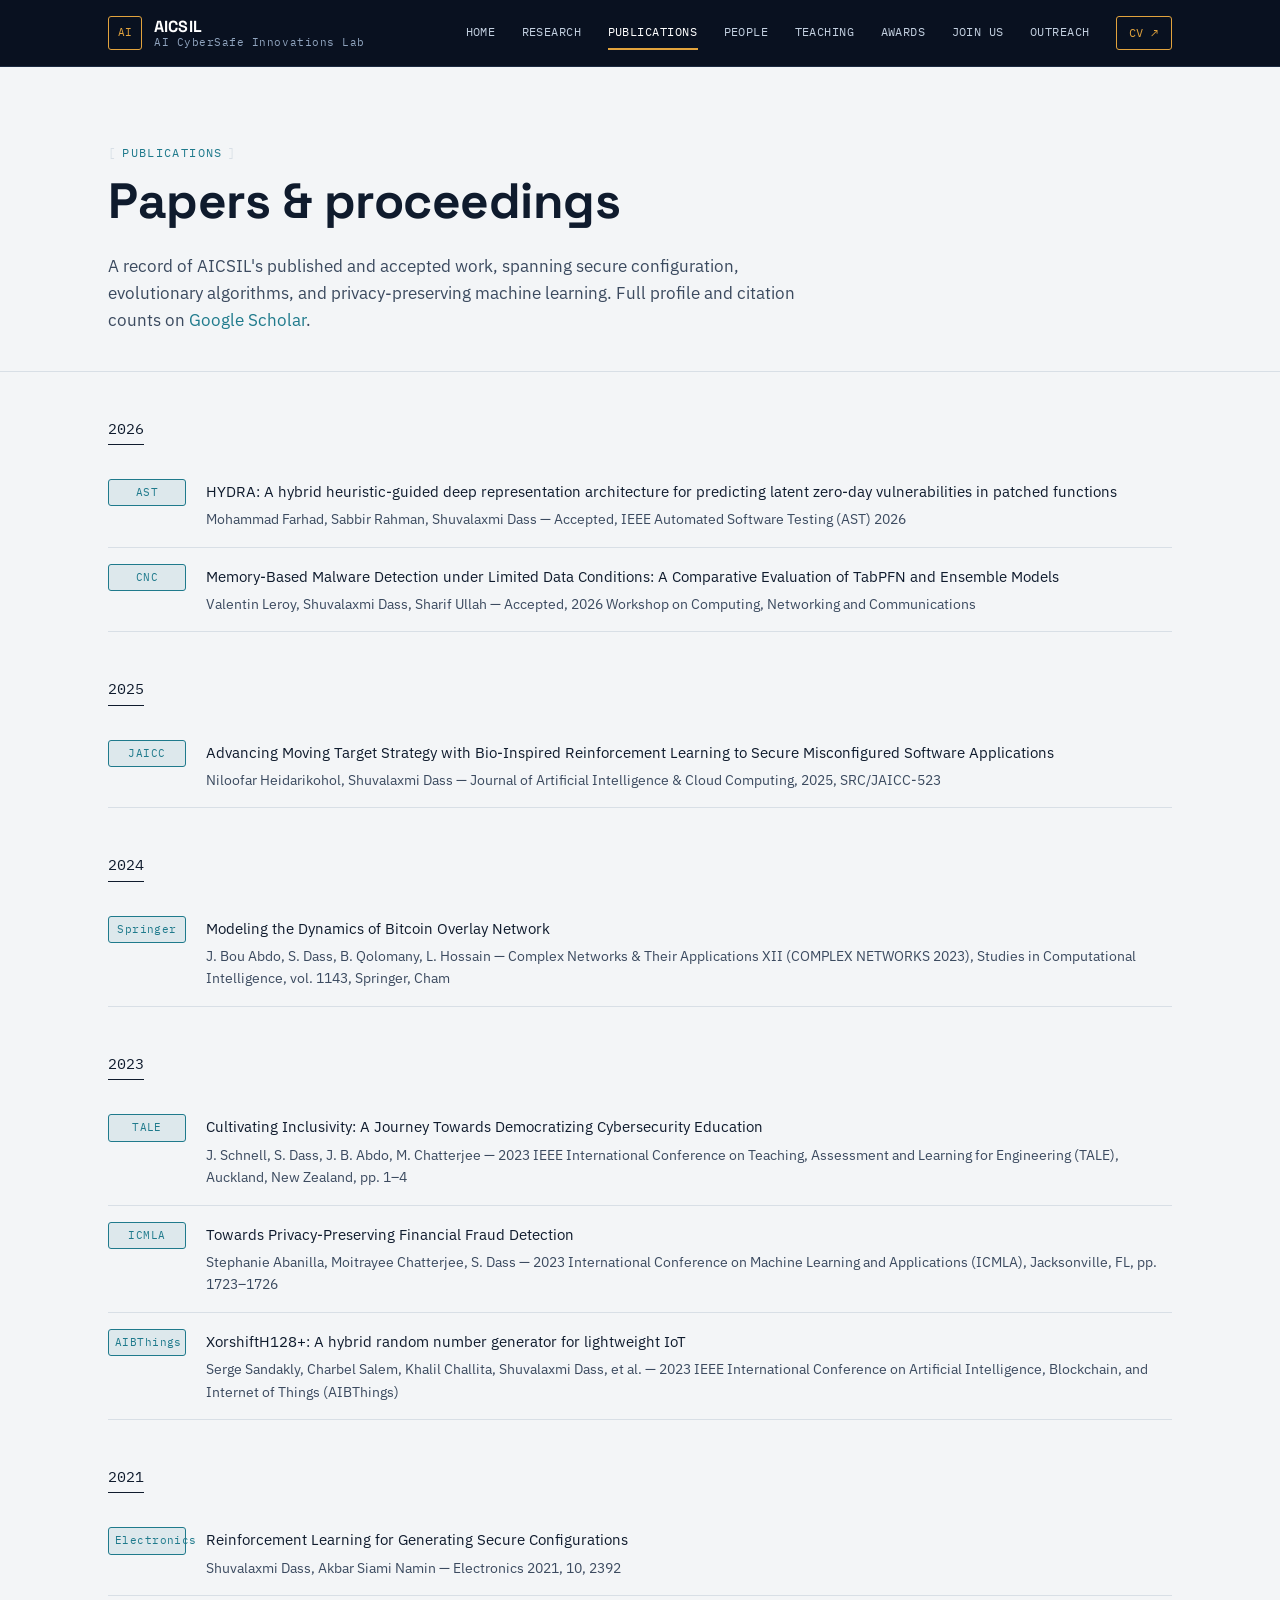
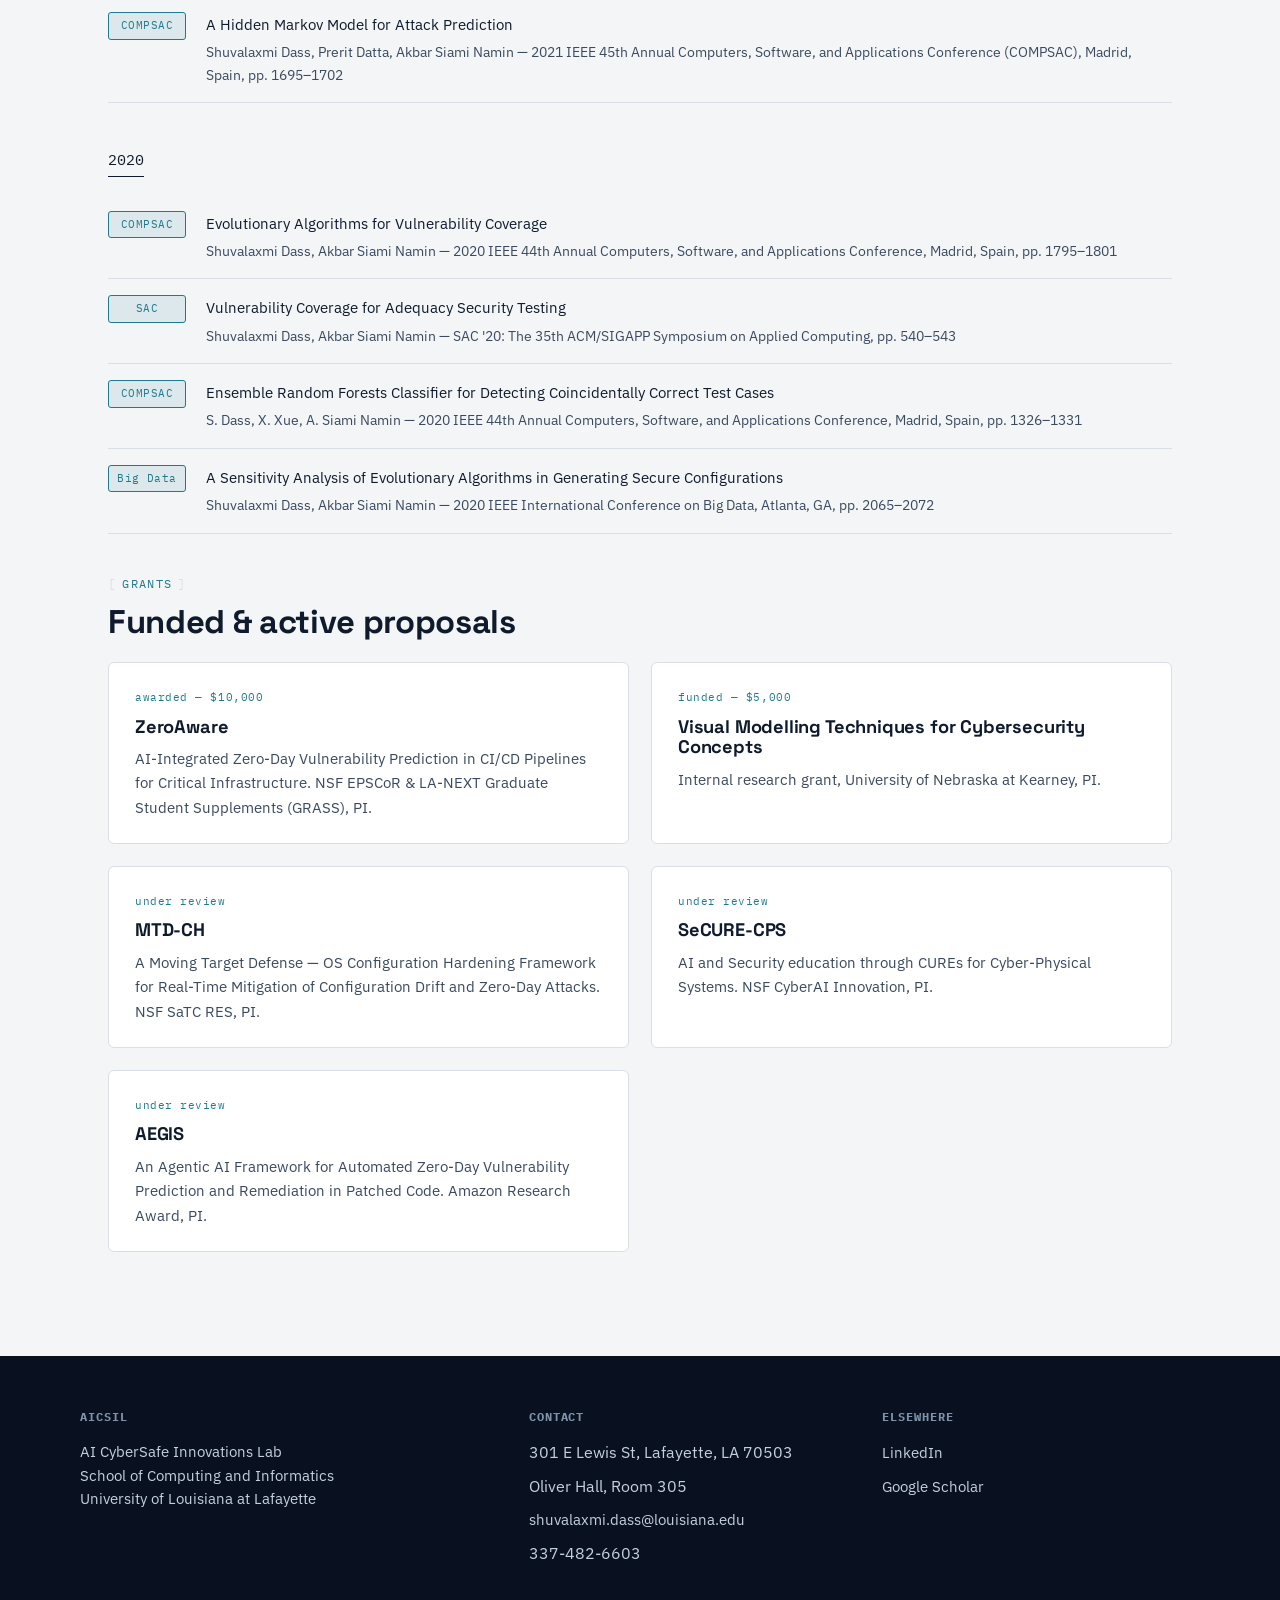
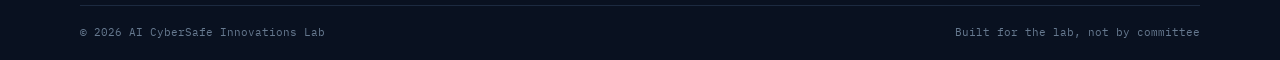
<file: publications.html>
<!DOCTYPE html>
<html lang="en">
<head>
<meta charset="UTF-8">
<meta name="viewport" content="width=device-width, initial-scale=1.0">
<title>Publications — AICSIL</title>
<link href="https://fonts.googleapis.com/css2?family=Space+Grotesk:wght@500;600;700&family=IBM+Plex+Sans:wght@400;500;600&family=IBM+Plex+Mono:wght@400;500&display=swap" rel="stylesheet">
<link rel="stylesheet" href="assets/style.css">
</head>
<body>

<header class="site-header">
  <nav class="nav">
    <a class="brand" href="index.html">
      <span class="brand-mark">AI</span>
      <span class="brand-text"><strong>AICSIL</strong><span>AI CyberSafe Innovations Lab</span></span>
    </a>
    <button class="nav-toggle" aria-label="Toggle navigation" aria-expanded="false">☰</button>
    <div class="nav-links">
      <a href="index.html">Home</a>
      <a href="research.html">Research</a>
      <a href="publications.html" class="active">Publications</a>
      <a href="people.html">People</a>
      <a href="teaching.html">Teaching</a>
      <a href="awards.html">Awards</a>
      <a href="join.html">Join Us</a>
      <a href="outreach.html">Outreach</a>
      <a href="assets/Shuva_Dass_CV.pdf" class="cv-link" target="_blank" rel="noopener">CV ↗</a>
    </div>
  </nav>
</header>

<main>
  <section class="hero" style="padding-bottom:20px;">
    <div class="wrap" style="grid-template-columns:1fr;">
      <div>
        <span class="eyebrow">Publications</span>
        <h1>Papers &amp; proceedings</h1>
        <p class="lede-page">A record of AICSIL's published and accepted work, spanning secure configuration, evolutionary algorithms, and privacy-preserving machine learning. Full profile and citation counts on <a href="https://scholar.google.com/citations?user=WnrcFXEAAAAJ&hl=en" target="_blank" rel="noopener">Google Scholar</a>.</p>
      </div>
    </div>
  </section>

  <section class="tight">
    <div class="wrap">

      <div class="pub-year">2026</div>

      <div class="pub-item">
        <span class="venue">AST</span>
        <div>
          <p>HYDRA: A hybrid heuristic-guided deep representation architecture for predicting latent zero-day vulnerabilities in patched functions</p>
          <p class="authors">Mohammad Farhad, Sabbir Rahman, Shuvalaxmi Dass — Accepted, IEEE Automated Software Testing (AST) 2026</p>
        </div>
      </div>

      <div class="pub-item">
        <span class="venue">CNC</span>
        <div>
          <p>Memory-Based Malware Detection under Limited Data Conditions: A Comparative Evaluation of TabPFN and Ensemble Models</p>
          <p class="authors">Valentin Leroy, Shuvalaxmi Dass, Sharif Ullah — Accepted, 2026 Workshop on Computing, Networking and Communications</p>
        </div>
      </div>

      <div class="pub-year">2025</div>

      <div class="pub-item">
        <span class="venue">JAICC</span>
        <div>
          <p>Advancing Moving Target Strategy with Bio-Inspired Reinforcement Learning to Secure Misconfigured Software Applications</p>
          <p class="authors">Niloofar Heidarikohol, Shuvalaxmi Dass — Journal of Artificial Intelligence &amp; Cloud Computing, 2025, SRC/JAICC-523</p>
        </div>
      </div>

      <div class="pub-year">2024</div>

      <div class="pub-item">
        <span class="venue">Springer</span>
        <div>
          <p>Modeling the Dynamics of Bitcoin Overlay Network</p>
          <p class="authors">J. Bou Abdo, S. Dass, B. Qolomany, L. Hossain — Complex Networks &amp; Their Applications XII (COMPLEX NETWORKS 2023), Studies in Computational Intelligence, vol. 1143, Springer, Cham</p>
        </div>
      </div>

      <div class="pub-year">2023</div>

      <div class="pub-item">
        <span class="venue">TALE</span>
        <div>
          <p>Cultivating Inclusivity: A Journey Towards Democratizing Cybersecurity Education</p>
          <p class="authors">J. Schnell, S. Dass, J. B. Abdo, M. Chatterjee — 2023 IEEE International Conference on Teaching, Assessment and Learning for Engineering (TALE), Auckland, New Zealand, pp. 1–4</p>
        </div>
      </div>

      <div class="pub-item">
        <span class="venue">ICMLA</span>
        <div>
          <p>Towards Privacy-Preserving Financial Fraud Detection</p>
          <p class="authors">Stephanie Abanilla, Moitrayee Chatterjee, S. Dass — 2023 International Conference on Machine Learning and Applications (ICMLA), Jacksonville, FL, pp. 1723–1726</p>
        </div>
      </div>

      <div class="pub-item">
        <span class="venue">AIBThings</span>
        <div>
          <p>XorshiftH128+: A hybrid random number generator for lightweight IoT</p>
          <p class="authors">Serge Sandakly, Charbel Salem, Khalil Challita, Shuvalaxmi Dass, et al. — 2023 IEEE International Conference on Artificial Intelligence, Blockchain, and Internet of Things (AIBThings)</p>
        </div>
      </div>

      <div class="pub-year">2021</div>

      <div class="pub-item">
        <span class="venue">Electronics</span>
        <div>
          <p>Reinforcement Learning for Generating Secure Configurations</p>
          <p class="authors">Shuvalaxmi Dass, Akbar Siami Namin — Electronics 2021, 10, 2392</p>
        </div>
      </div>

      <div class="pub-item">
        <span class="venue">COMPSAC</span>
        <div>
          <p>A Hidden Markov Model for Attack Prediction</p>
          <p class="authors">Shuvalaxmi Dass, Prerit Datta, Akbar Siami Namin — 2021 IEEE 45th Annual Computers, Software, and Applications Conference (COMPSAC), Madrid, Spain, pp. 1695–1702</p>
        </div>
      </div>

      <div class="pub-year">2020</div>

      <div class="pub-item">
        <span class="venue">COMPSAC</span>
        <div>
          <p>Evolutionary Algorithms for Vulnerability Coverage</p>
          <p class="authors">Shuvalaxmi Dass, Akbar Siami Namin — 2020 IEEE 44th Annual Computers, Software, and Applications Conference, Madrid, Spain, pp. 1795–1801</p>
        </div>
      </div>

      <div class="pub-item">
        <span class="venue">SAC</span>
        <div>
          <p>Vulnerability Coverage for Adequacy Security Testing</p>
          <p class="authors">Shuvalaxmi Dass, Akbar Siami Namin — SAC '20: The 35th ACM/SIGAPP Symposium on Applied Computing, pp. 540–543</p>
        </div>
      </div>

      <div class="pub-item">
        <span class="venue">COMPSAC</span>
        <div>
          <p>Ensemble Random Forests Classifier for Detecting Coincidentally Correct Test Cases</p>
          <p class="authors">S. Dass, X. Xue, A. Siami Namin — 2020 IEEE 44th Annual Computers, Software, and Applications Conference, Madrid, Spain, pp. 1326–1331</p>
        </div>
      </div>

      <div class="pub-item">
        <span class="venue">Big Data</span>
        <div>
          <p>A Sensitivity Analysis of Evolutionary Algorithms in Generating Secure Configurations</p>
          <p class="authors">Shuvalaxmi Dass, Akbar Siami Namin — 2020 IEEE International Conference on Big Data, Atlanta, GA, pp. 2065–2072</p>
        </div>
      </div>

    </div>

    <div class="wrap" style="margin-top:36px;">
      <span class="eyebrow">Grants</span>
      <div class="section-head" style="margin-bottom:22px;">
        <h2>Funded &amp; active proposals</h2>
      </div>
      <div class="grid-2">
        <div class="card">
          <span class="tag">awarded — $10,000</span>
          <h3>ZeroAware</h3>
          <p>AI-Integrated Zero-Day Vulnerability Prediction in CI/CD Pipelines for Critical Infrastructure. NSF EPSCoR &amp; LA-NEXT Graduate Student Supplements (GRASS), PI.</p>
        </div>
        <div class="card">
          <span class="tag">funded — $5,000</span>
          <h3>Visual Modelling Techniques for Cybersecurity Concepts</h3>
          <p>Internal research grant, University of Nebraska at Kearney, PI.</p>
        </div>
        <div class="card">
          <span class="tag">under review</span>
          <h3>MTD-CH</h3>
          <p>A Moving Target Defense — OS Configuration Hardening Framework for Real-Time Mitigation of Configuration Drift and Zero-Day Attacks. NSF SaTC RES, PI.</p>
        </div>
        <div class="card">
          <span class="tag">under review</span>
          <h3>SeCURE-CPS</h3>
          <p>AI and Security education through CUREs for Cyber-Physical Systems. NSF CyberAI Innovation, PI.</p>
        </div>
        <div class="card">
          <span class="tag">under review</span>
          <h3>AEGIS</h3>
          <p>An Agentic AI Framework for Automated Zero-Day Vulnerability Prediction and Remediation in Patched Code. Amazon Research Award, PI.</p>
        </div>
      </div>
    </div>
  </section>
</main>

<footer class="site-footer">
  <div class="wrap footer-grid">
    <div>
      <h5>AICSIL</h5>
      <p>AI CyberSafe Innovations Lab<br>School of Computing and Informatics<br>University of Louisiana at Lafayette</p>
    </div>
    <div>
      <h5>Contact</h5>
      <ul>
        <li>301 E Lewis St, Lafayette, LA 70503</li>
        <li>Oliver Hall, Room 305</li>
        <li><a href="mailto:shuvalaxmi.dass@louisiana.edu">shuvalaxmi.dass@louisiana.edu</a></li>
        <li>337-482-6603</li>
      </ul>
    </div>
    <div>
      <h5>Elsewhere</h5>
      <ul>
        <li><a href="http://www.linkedin.com/in/shuva-dass" target="_blank" rel="noopener">LinkedIn</a></li>
        <li><a href="https://scholar.google.com/citations?user=WnrcFXEAAAAJ&hl=en" target="_blank" rel="noopener">Google Scholar</a></li>
      </ul>
    </div>
  </div>
  <div class="wrap footer-bottom">
    <span>© 2026 AI CyberSafe Innovations Lab</span>
    <span>Built for the lab, not by committee</span>
  </div>
</footer>

<script src="assets/script.js"></script>
</body>
</html>
</file>
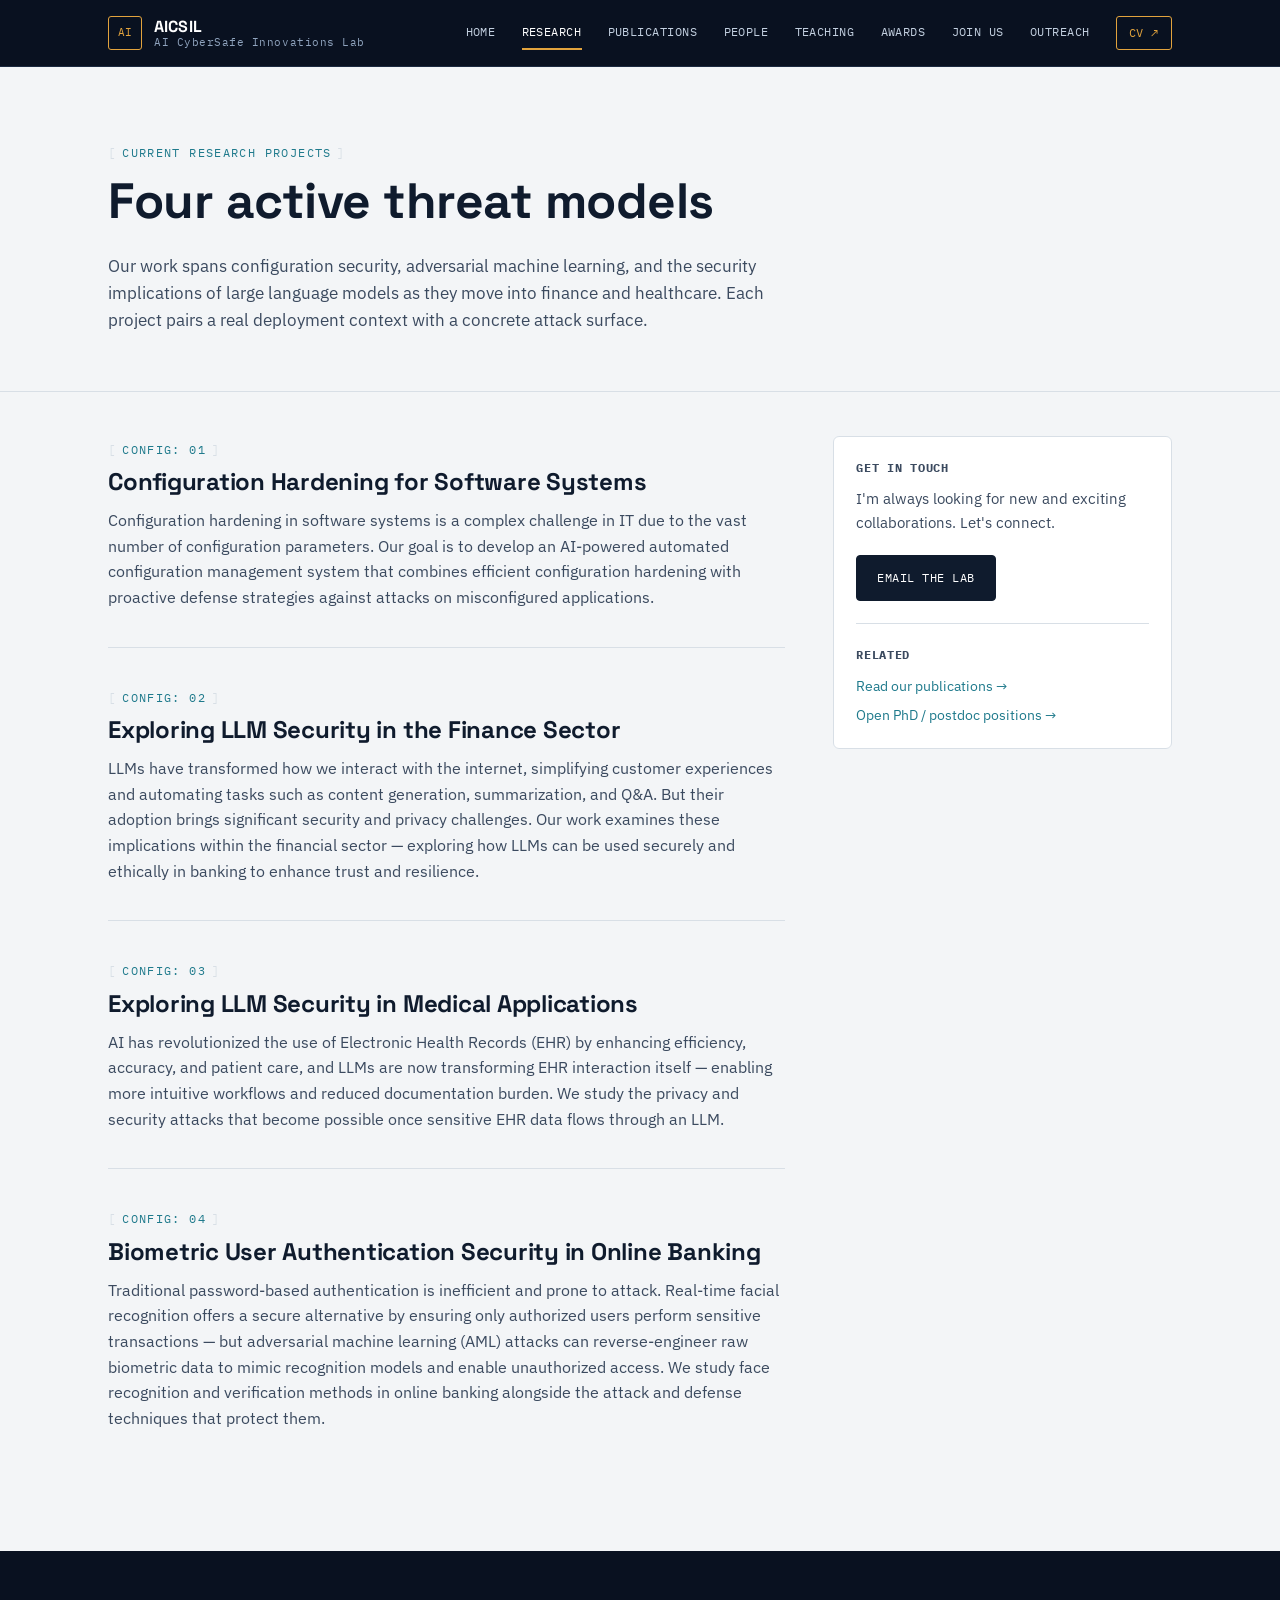
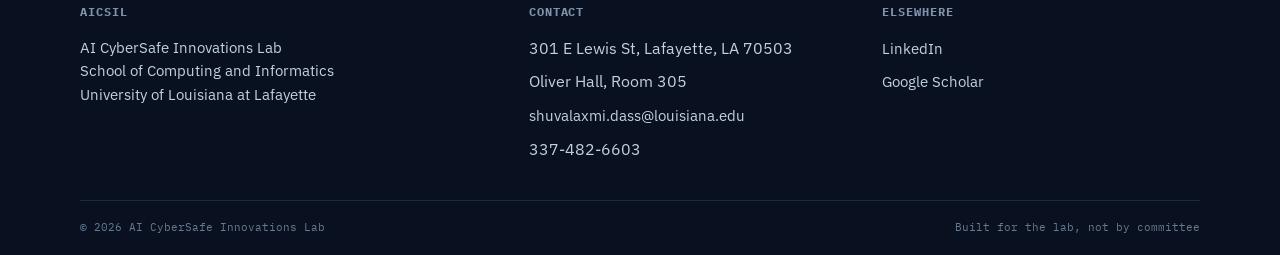
<file: research.html>
<!DOCTYPE html>
<html lang="en">
<head>
<meta charset="UTF-8">
<meta name="viewport" content="width=device-width, initial-scale=1.0">
<title>Research — AICSIL</title>
<link href="https://fonts.googleapis.com/css2?family=Space+Grotesk:wght@500;600;700&family=IBM+Plex+Sans:wght@400;500;600&family=IBM+Plex+Mono:wght@400;500&display=swap" rel="stylesheet">
<link rel="stylesheet" href="assets/style.css">
</head>
<body>

<header class="site-header">
  <nav class="nav">
    <a class="brand" href="index.html">
      <span class="brand-mark">AI</span>
      <span class="brand-text"><strong>AICSIL</strong><span>AI CyberSafe Innovations Lab</span></span>
    </a>
    <button class="nav-toggle" aria-label="Toggle navigation" aria-expanded="false">☰</button>
    <div class="nav-links">
      <a href="index.html">Home</a>
      <a href="research.html" class="active">Research</a>
      <a href="publications.html">Publications</a>
      <a href="people.html">People</a>
      <a href="teaching.html">Teaching</a>
      <a href="awards.html">Awards</a>
      <a href="join.html">Join Us</a>
      <a href="outreach.html">Outreach</a>
      <a href="assets/Shuva_Dass_CV.pdf" class="cv-link" target="_blank" rel="noopener">CV ↗</a>
    </div>
  </nav>
</header>

<main>
  <section class="hero" style="padding-bottom:40px;">
    <div class="wrap" style="grid-template-columns:1fr;">
      <div>
        <span class="eyebrow">Current Research Projects</span>
        <h1>Four active threat models</h1>
        <p class="lede-page">Our work spans configuration security, adversarial machine learning, and the security implications of large language models as they move into finance and healthcare. Each project pairs a real deployment context with a concrete attack surface.</p>
      </div>
    </div>
  </section>

  <section class="tight">
    <div class="wrap">
      <div class="two-col">
        <div>

          <span class="eyebrow">config: 01</span>
          <h2>Configuration Hardening for Software Systems</h2>
          <p>Configuration hardening in software systems is a complex challenge in IT due to the vast number of configuration parameters. Our goal is to develop an AI-powered automated configuration management system that combines efficient configuration hardening with proactive defense strategies against attacks on misconfigured applications.</p>

          <div class="divider" style="margin:36px 0;"></div>

          <span class="eyebrow">config: 02</span>
          <h2>Exploring LLM Security in the Finance Sector</h2>
          <p>LLMs have transformed how we interact with the internet, simplifying customer experiences and automating tasks such as content generation, summarization, and Q&amp;A. But their adoption brings significant security and privacy challenges. Our work examines these implications within the financial sector — exploring how LLMs can be used securely and ethically in banking to enhance trust and resilience.</p>

          <div class="divider" style="margin:36px 0;"></div>

          <span class="eyebrow">config: 03</span>
          <h2>Exploring LLM Security in Medical Applications</h2>
          <p>AI has revolutionized the use of Electronic Health Records (EHR) by enhancing efficiency, accuracy, and patient care, and LLMs are now transforming EHR interaction itself — enabling more intuitive workflows and reduced documentation burden. We study the privacy and security attacks that become possible once sensitive EHR data flows through an LLM.</p>

          <div class="divider" style="margin:36px 0;"></div>

          <span class="eyebrow">config: 04</span>
          <h2>Biometric User Authentication Security in Online Banking</h2>
          <p>Traditional password-based authentication is inefficient and prone to attack. Real-time facial recognition offers a secure alternative by ensuring only authorized users perform sensitive transactions — but adversarial machine learning (AML) attacks can reverse-engineer raw biometric data to mimic recognition models and enable unauthorized access. We study face recognition and verification methods in online banking alongside the attack and defense techniques that protect them.</p>

        </div>

        <aside class="side-box" style="height:fit-content;position:sticky;top:100px;">
          <h5>Get in touch</h5>
          <p style="font-size:.92rem;">I'm always looking for new and exciting collaborations. Let's connect.</p>
          <a class="btn primary" style="margin-top:6px;" href="mailto:shuvalaxmi.dass@louisiana.edu">Email the lab</a>
          <div class="divider" style="margin:22px 0;"></div>
          <h5>Related</h5>
          <p style="font-size:.9rem;margin-bottom:6px;"><a href="publications.html">Read our publications →</a></p>
          <p style="font-size:.9rem;margin-bottom:0;"><a href="join.html">Open PhD / postdoc positions →</a></p>
        </aside>
      </div>
    </div>
  </section>
</main>

<footer class="site-footer">
  <div class="wrap footer-grid">
    <div>
      <h5>AICSIL</h5>
      <p>AI CyberSafe Innovations Lab<br>School of Computing and Informatics<br>University of Louisiana at Lafayette</p>
    </div>
    <div>
      <h5>Contact</h5>
      <ul>
        <li>301 E Lewis St, Lafayette, LA 70503</li>
        <li>Oliver Hall, Room 305</li>
        <li><a href="mailto:shuvalaxmi.dass@louisiana.edu">shuvalaxmi.dass@louisiana.edu</a></li>
        <li>337-482-6603</li>
      </ul>
    </div>
    <div>
      <h5>Elsewhere</h5>
      <ul>
        <li><a href="http://www.linkedin.com/in/shuva-dass" target="_blank" rel="noopener">LinkedIn</a></li>
        <li><a href="https://scholar.google.com/citations?user=WnrcFXEAAAAJ&hl=en" target="_blank" rel="noopener">Google Scholar</a></li>
      </ul>
    </div>
  </div>
  <div class="wrap footer-bottom">
    <span>© 2026 AI CyberSafe Innovations Lab</span>
    <span>Built for the lab, not by committee</span>
  </div>
</footer>

<script src="assets/script.js"></script>
</body>
</html>
</file>
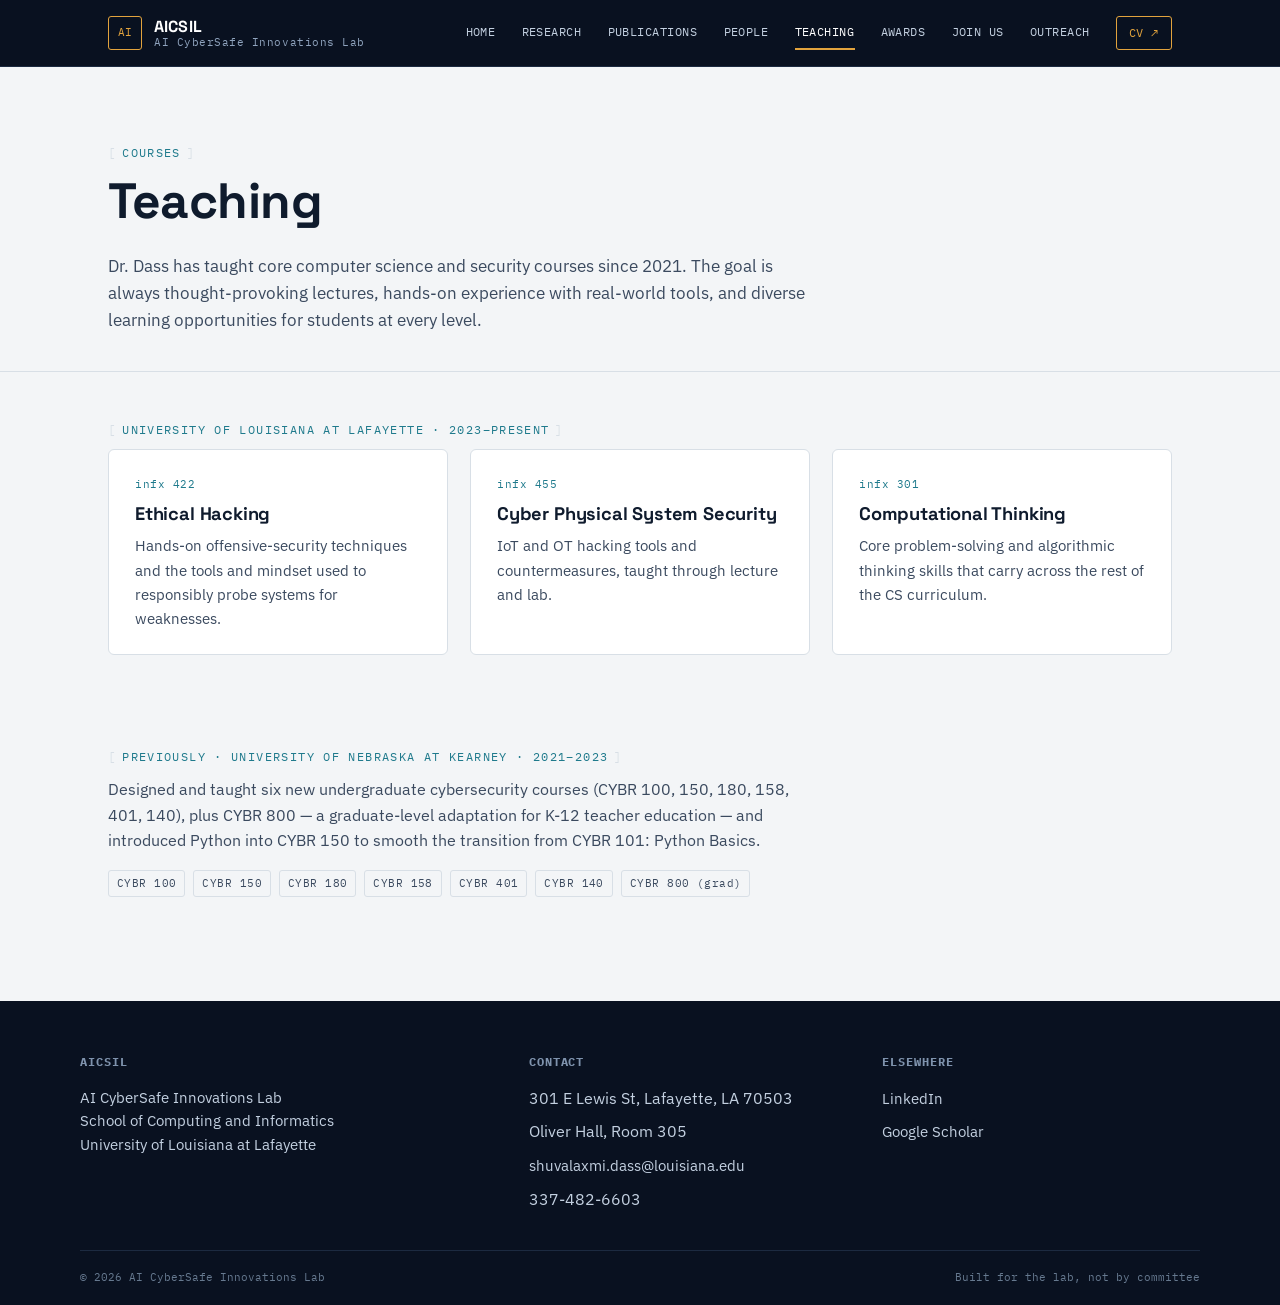
<file: teaching.html>
<!DOCTYPE html>
<html lang="en">
<head>
<meta charset="UTF-8">
<meta name="viewport" content="width=device-width, initial-scale=1.0">
<title>Teaching — AICSIL</title>
<link href="https://fonts.googleapis.com/css2?family=Space+Grotesk:wght@500;600;700&family=IBM+Plex+Sans:wght@400;500;600&family=IBM+Plex+Mono:wght@400;500&display=swap" rel="stylesheet">
<link rel="stylesheet" href="assets/style.css">
</head>
<body>

<header class="site-header">
  <nav class="nav">
    <a class="brand" href="index.html">
      <span class="brand-mark">AI</span>
      <span class="brand-text"><strong>AICSIL</strong><span>AI CyberSafe Innovations Lab</span></span>
    </a>
    <button class="nav-toggle" aria-label="Toggle navigation" aria-expanded="false">☰</button>
    <div class="nav-links">
      <a href="index.html">Home</a>
      <a href="research.html">Research</a>
      <a href="publications.html">Publications</a>
      <a href="people.html">People</a>
      <a href="teaching.html" class="active">Teaching</a>
      <a href="awards.html">Awards</a>
      <a href="join.html">Join Us</a>
      <a href="outreach.html">Outreach</a>
      <a href="assets/Shuva_Dass_CV.pdf" class="cv-link" target="_blank" rel="noopener">CV ↗</a>
    </div>
  </nav>
</header>

<main>
  <section class="hero" style="padding-bottom:20px;">
    <div class="wrap" style="grid-template-columns:1fr;">
      <div>
        <span class="eyebrow">Courses</span>
        <h1>Teaching</h1>
        <p class="lede-page">Dr. Dass has taught core computer science and security courses since 2021. The goal is always thought-provoking lectures, hands-on experience with real-world tools, and diverse learning opportunities for students at every level.</p>
      </div>
    </div>
  </section>

  <section class="tight">
    <div class="wrap">
      <span class="eyebrow">University of Louisiana at Lafayette · 2023–present</span>
      <div class="grid-3">
        <div class="card">
          <span class="tag">infx 422</span>
          <h3>Ethical Hacking</h3>
          <p>Hands-on offensive-security techniques and the tools and mindset used to responsibly probe systems for weaknesses.</p>
        </div>
        <div class="card">
          <span class="tag">infx 455</span>
          <h3>Cyber Physical System Security</h3>
          <p>IoT and OT hacking tools and countermeasures, taught through lecture and lab.</p>
        </div>
        <div class="card">
          <span class="tag">infx 301</span>
          <h3>Computational Thinking</h3>
          <p>Core problem-solving and algorithmic thinking skills that carry across the rest of the CS curriculum.</p>
        </div>
      </div>
    </div>
  </section>

  <section class="tight">
    <div class="wrap">
      <span class="eyebrow">Previously · University of Nebraska at Kearney · 2021–2023</span>
      <p style="max-width:70ch;">Designed and taught six new undergraduate cybersecurity courses (CYBR 100, 150, 180, 158, 401, 140), plus CYBR 800 — a graduate-level adaptation for K-12 teacher education — and introduced Python into CYBR 150 to smooth the transition from CYBR 101: Python Basics.</p>
      <div class="badge-row">
        <span class="badge">CYBR 100</span>
        <span class="badge">CYBR 150</span>
        <span class="badge">CYBR 180</span>
        <span class="badge">CYBR 158</span>
        <span class="badge">CYBR 401</span>
        <span class="badge">CYBR 140</span>
        <span class="badge">CYBR 800 (grad)</span>
      </div>
    </div>
  </section>
</main>

<footer class="site-footer">
  <div class="wrap footer-grid">
    <div>
      <h5>AICSIL</h5>
      <p>AI CyberSafe Innovations Lab<br>School of Computing and Informatics<br>University of Louisiana at Lafayette</p>
    </div>
    <div>
      <h5>Contact</h5>
      <ul>
        <li>301 E Lewis St, Lafayette, LA 70503</li>
        <li>Oliver Hall, Room 305</li>
        <li><a href="mailto:shuvalaxmi.dass@louisiana.edu">shuvalaxmi.dass@louisiana.edu</a></li>
        <li>337-482-6603</li>
      </ul>
    </div>
    <div>
      <h5>Elsewhere</h5>
      <ul>
        <li><a href="http://www.linkedin.com/in/shuva-dass" target="_blank" rel="noopener">LinkedIn</a></li>
        <li><a href="https://scholar.google.com/citations?user=WnrcFXEAAAAJ&hl=en" target="_blank" rel="noopener">Google Scholar</a></li>
      </ul>
    </div>
  </div>
  <div class="wrap footer-bottom">
    <span>© 2026 AI CyberSafe Innovations Lab</span>
    <span>Built for the lab, not by committee</span>
  </div>
</footer>

<script src="assets/script.js"></script>
</body>
</html>
</file>
<file: assets/style.css>
:root{
  --ink:      #0F1B2D;
  --ink-70:   #3B4A5F;
  --paper:    #F3F5F7;
  --panel:    #FFFFFF;
  --line:     #D8DFE6;
  --signal:   #1F7A8C;
  --signal-10:#1F7A8C1a;
  --alert:    #E2A33D;
  --alert-10: #E2A33D1a;
  --navy-deep:#091120;
  --font-display: "Space Grotesk", "Arial Narrow", sans-serif;
  --font-body: "IBM Plex Sans", "Segoe UI", sans-serif;
  --font-mono: "IBM Plex Mono", "Courier New", monospace;
  --max: 1120px;
}
*{box-sizing:border-box;}
html{scroll-behavior:smooth;}
body{margin:0;background:var(--paper);color:var(--ink);font-family:var(--font-body);font-size:16px;line-height:1.6;-webkit-font-smoothing:antialiased;}
img{max-width:100%;display:block;}
a{color:var(--signal);text-decoration:none;}
a:hover{text-decoration:underline;}
h1,h2,h3,h4{font-family:var(--font-display);color:var(--ink);line-height:1.12;margin:0 0 .5em;letter-spacing:-0.01em;}
p{margin:0 0 1em;color:var(--ink-70);}
.wrap{max-width:var(--max);margin:0 auto;padding:0 28px;}
a:focus-visible,button:focus-visible,input:focus-visible,textarea:focus-visible{outline:2px solid var(--signal);outline-offset:3px;}
@media (prefers-reduced-motion: reduce){*{animation-duration:.001ms !important;animation-iteration-count:1 !important;transition-duration:.001ms !important;scroll-behavior:auto !important;}}
.eyebrow{font-family:var(--font-mono);font-size:.72rem;letter-spacing:.12em;text-transform:uppercase;color:var(--signal);display:inline-flex;align-items:center;gap:.5em;margin-bottom:.9em;}
.eyebrow::before{content:"[";color:var(--line);}
.eyebrow::after{content:"]";color:var(--line);}
.eyebrow.amber{color:var(--alert);}
.site-header{background:var(--navy-deep);border-bottom:1px solid #1c2a40;position:sticky;top:0;z-index:50;}
.nav{display:flex;align-items:center;justify-content:space-between;padding:16px 28px;max-width:var(--max);margin:0 auto;}
.brand{display:flex;align-items:center;gap:12px;color:#fff;text-decoration:none;}
.brand:hover{text-decoration:none;}
.brand-mark{width:34px;height:34px;border:1.5px solid var(--alert);border-radius:3px;display:flex;align-items:center;justify-content:center;font-family:var(--font-mono);font-size:.68rem;color:var(--alert);flex-shrink:0;position:relative;overflow:hidden;}
.brand-mark::after{content:"";position:absolute;left:0;right:0;height:1px;background:var(--alert);top:-10%;animation:sweep 3.2s ease-in-out infinite;opacity:.85;}
@keyframes sweep{0%{top:-10%;}50%{top:105%;}100%{top:105%;}}
.brand-text{line-height:1.15;}
.brand-text strong{display:block;font-family:var(--font-display);font-size:1rem;letter-spacing:.01em;}
.brand-text span{display:block;font-family:var(--font-mono);font-size:.66rem;color:#8fa3bd;letter-spacing:.05em;}
.nav-links{display:flex;align-items:center;gap:26px;font-family:var(--font-mono);font-size:.78rem;letter-spacing:.04em;text-transform:uppercase;}
.nav-links a{color:#c3d0e0;padding:6px 0;border-bottom:2px solid transparent;}
.nav-links a:hover{color:#fff;text-decoration:none;}
.nav-links a.active{color:#fff;border-bottom-color:var(--alert);}
.nav-links a.cv-link{border:1px solid var(--alert);border-radius:3px;color:var(--alert);padding:6px 12px;}
.nav-links a.cv-link:hover{background:var(--alert);color:var(--navy-deep);text-decoration:none;}
.nav-toggle{display:none;background:none;border:1px solid #2c3c56;border-radius:4px;width:38px;height:34px;color:#fff;cursor:pointer;}
@media (max-width: 860px){
  .nav-links{position:absolute;top:100%;left:0;right:0;background:var(--navy-deep);flex-direction:column;align-items:flex-start;gap:0;max-height:0;overflow:hidden;transition:max-height .25s ease;border-bottom:1px solid #1c2a40;}
  .nav-links.open{max-height:400px;}
  .nav-links a{width:100%;padding:14px 28px;border-bottom:1px solid #16233a;}
  .nav-toggle{display:block;}
}
.hero{padding:72px 0 56px;border-bottom:1px solid var(--line);}
.hero .wrap{display:grid;grid-template-columns:1.3fr .9fr;gap:56px;align-items:center;}
.hero h1{font-size:clamp(2.1rem,4vw,3.1rem);}
.hero .lede{font-size:1.08rem;max-width:46ch;}
.hero-actions{display:flex;gap:14px;margin-top:28px;flex-wrap:wrap;}
.hero-photo{position:relative;border:1px solid var(--line);background:var(--panel);padding:10px;border-radius:6px;}
.hero-photo .frame{position:relative;overflow:hidden;border-radius:3px;aspect-ratio:4/5;background:linear-gradient(160deg,#0F1B2D,#1F7A8C 140%);}
.hero-photo .frame::after{content:"";position:absolute;left:0;right:0;height:2px;background:var(--alert);box-shadow:0 0 12px 1px var(--alert);top:-5%;animation:sweep2 4.5s ease-in-out infinite;}
@keyframes sweep2{0%{top:-5%;}45%{top:104%;}100%{top:104%;}}
.hero-photo .initials{position:absolute;inset:0;display:flex;align-items:center;justify-content:center;font-family:var(--font-display);font-size:3.6rem;color:#ffffffcc;letter-spacing:.02em;}
.hero-photo figcaption{font-family:var(--font-mono);font-size:.72rem;color:var(--ink-70);text-align:center;padding-top:10px;letter-spacing:.03em;}
@media (max-width:760px){.hero .wrap{grid-template-columns:1fr;}.hero-photo{max-width:280px;margin:0 auto;}}
.btn{font-family:var(--font-mono);font-size:.78rem;letter-spacing:.04em;text-transform:uppercase;padding:12px 20px;border-radius:4px;display:inline-flex;align-items:center;gap:8px;border:1px solid var(--ink);color:var(--ink);}
.btn:hover{text-decoration:none;background:var(--ink);color:#fff;}
.btn.primary{background:var(--ink);color:#fff;}
.btn.primary:hover{background:var(--signal);border-color:var(--signal);}
.btn.amber{border-color:var(--alert);color:var(--ink);}
.btn.amber:hover{background:var(--alert);color:var(--ink);}
section{padding:64px 0;}
section.tight{padding:44px 0;}
.section-head{max-width:64ch;margin-bottom:40px;}
.section-head h2{font-size:clamp(1.5rem,2.6vw,2.05rem);}
.grid-2{display:grid;grid-template-columns:1fr 1fr;gap:22px;}
.grid-3{display:grid;grid-template-columns:repeat(3,1fr);gap:22px;}
@media (max-width:860px){.grid-2,.grid-3{grid-template-columns:1fr;}}
.card{background:var(--panel);border:1px solid var(--line);border-radius:6px;padding:26px 26px 24px;position:relative;}
.card .tag{font-family:var(--font-mono);font-size:.68rem;color:var(--signal);letter-spacing:.05em;display:block;margin-bottom:10px;}
.card h3{font-size:1.14rem;margin-bottom:.5em;}
.card p{font-size:.95rem;margin-bottom:0;}
.card-num{position:absolute;top:20px;right:22px;font-family:var(--font-mono);font-size:.72rem;color:var(--line);}
.news-list{border-top:1px solid var(--line);}
.news-item{display:grid;grid-template-columns:110px 1fr;gap:22px;padding:20px 0;border-bottom:1px solid var(--line);}
.news-item time{font-family:var(--font-mono);font-size:.76rem;color:var(--ink-70);padding-top:2px;}
.news-item h4{font-size:1rem;margin-bottom:.3em;}
.news-item p{font-size:.92rem;margin:0;}
@media (max-width:600px){.news-item{grid-template-columns:1fr;gap:6px;}}
.pub-year{font-family:var(--font-mono);font-size:.95rem;color:var(--ink);border-bottom:1px solid var(--ink);display:inline-block;padding-bottom:4px;margin:44px 0 18px;}
.pub-year:first-child{margin-top:0;}
.pub-item{display:grid;grid-template-columns:78px 1fr;gap:20px;padding:16px 0;border-bottom:1px solid var(--line);}
.pub-item .venue{font-family:var(--font-mono);font-size:.68rem;letter-spacing:.04em;background:var(--signal-10);color:var(--signal);border:1px solid var(--signal);border-radius:3px;padding:4px 6px;text-align:center;height:fit-content;}
.pub-item .venue.pending{background:var(--alert-10);color:#8a5f16;border-color:var(--alert);}
.pub-item p{margin:0;font-size:.95rem;color:var(--ink);}
.pub-item .authors{color:var(--ink-70);font-size:.88rem;margin-top:.35em;}
@media (max-width:600px){.pub-item{grid-template-columns:1fr;gap:6px;}}
.person{display:grid;grid-template-columns:180px 1fr;gap:30px;align-items:start;}
.person .portrait{aspect-ratio:1/1;border-radius:6px;border:1px solid var(--line);background:linear-gradient(160deg,#0F1B2D,#1F7A8C 150%);display:flex;align-items:center;justify-content:center;font-family:var(--font-display);color:#ffffffcc;font-size:2.2rem;}
@media (max-width:600px){.person{grid-template-columns:1fr;}.person .portrait{width:140px;}}
.roster{border-top:1px solid var(--line);margin-top:8px;}
.roster-item{display:grid;grid-template-columns:40px 1fr auto;gap:16px;align-items:center;padding:16px 0;border-bottom:1px solid var(--line);}
.roster-item .avatar{width:40px;height:40px;border-radius:50%;background:var(--paper);border:1px solid var(--line);display:flex;align-items:center;justify-content:center;font-family:var(--font-mono);font-size:.72rem;color:var(--ink-70);}
.roster-item h4{margin:0;font-size:.98rem;font-family:var(--font-body);font-weight:600;}
.roster-item .meta{font-family:var(--font-mono);font-size:.72rem;color:var(--ink-70);white-space:nowrap;}
.callout{background:var(--navy-deep);color:#fff;border-radius:8px;padding:46px 40px;display:flex;justify-content:space-between;align-items:center;gap:30px;flex-wrap:wrap;}
.callout h3{color:#fff;margin-bottom:.3em;}
.callout p{color:#aebdd1;margin:0;max-width:52ch;}
.site-footer{background:var(--navy-deep);color:#c3d0e0;margin-top:60px;}
.footer-grid{display:grid;grid-template-columns:1.3fr 1fr 1fr;gap:36px;padding:52px 0 30px;}
.site-footer h5{font-family:var(--font-mono);font-size:.72rem;letter-spacing:.08em;text-transform:uppercase;color:#7f93ad;margin:0 0 14px;}
.site-footer p, .site-footer a{color:#c3d0e0;font-size:.92rem;}
.site-footer a:hover{color:#fff;}
.site-footer ul{list-style:none;margin:0;padding:0;}
.site-footer li{margin-bottom:8px;}
.footer-bottom{border-top:1px solid #1c2a40;padding:18px 0;font-family:var(--font-mono);font-size:.7rem;color:#66798f;display:flex;justify-content:space-between;flex-wrap:wrap;gap:8px;}
@media (max-width:760px){.footer-grid{grid-template-columns:1fr;}}
.divider{height:1px;background:var(--line);margin:8px 0;}
.badge-row{display:flex;gap:8px;flex-wrap:wrap;margin-top:10px;}
.badge{font-family:var(--font-mono);font-size:.68rem;letter-spacing:.04em;border:1px solid var(--line);border-radius:3px;padding:4px 8px;color:var(--ink-70);}
.lede-page{font-size:1.05rem;max-width:70ch;}
.two-col{display:grid;grid-template-columns:2fr 1fr;gap:48px;}
@media (max-width:860px){.two-col{grid-template-columns:1fr;}}
.side-box{background:var(--panel);border:1px solid var(--line);border-radius:6px;padding:22px;}
.side-box h5{font-family:var(--font-mono);font-size:.72rem;letter-spacing:.06em;text-transform:uppercase;color:var(--ink-70);margin:0 0 10px;}
</file>
